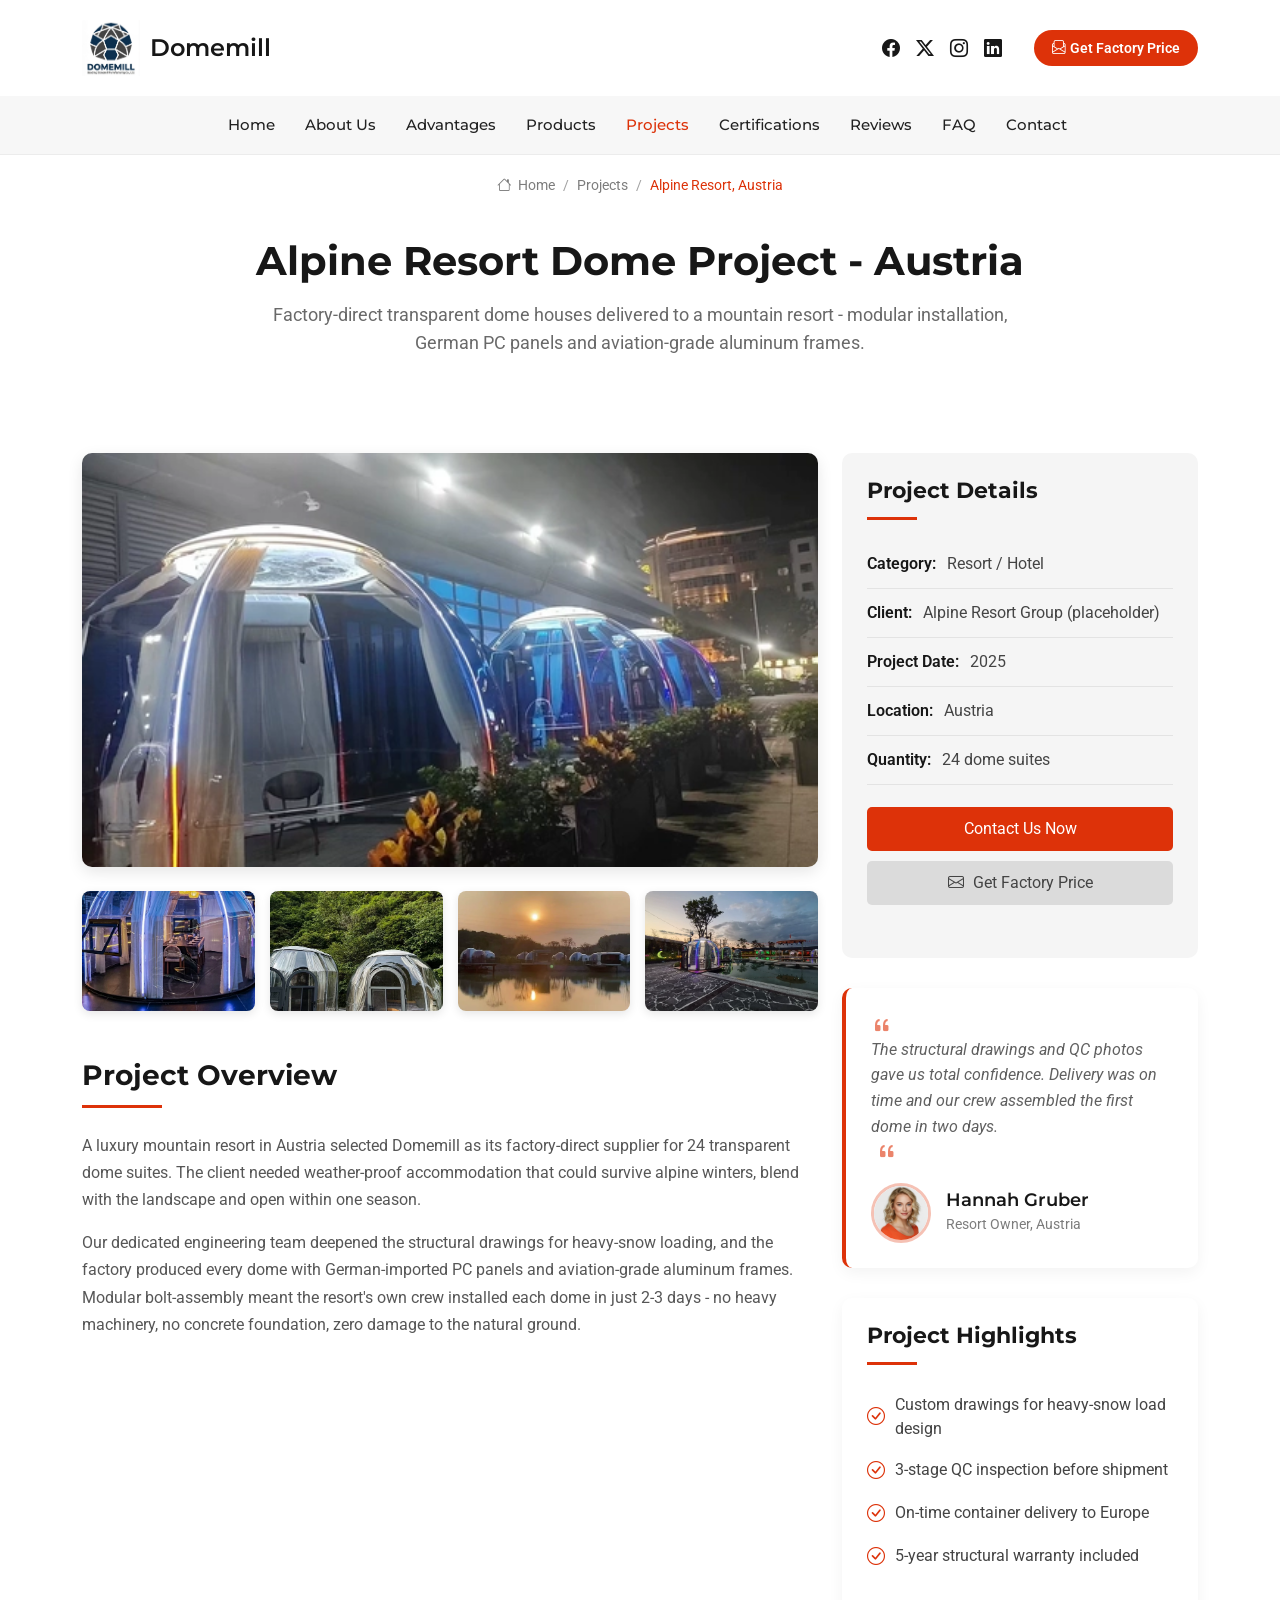
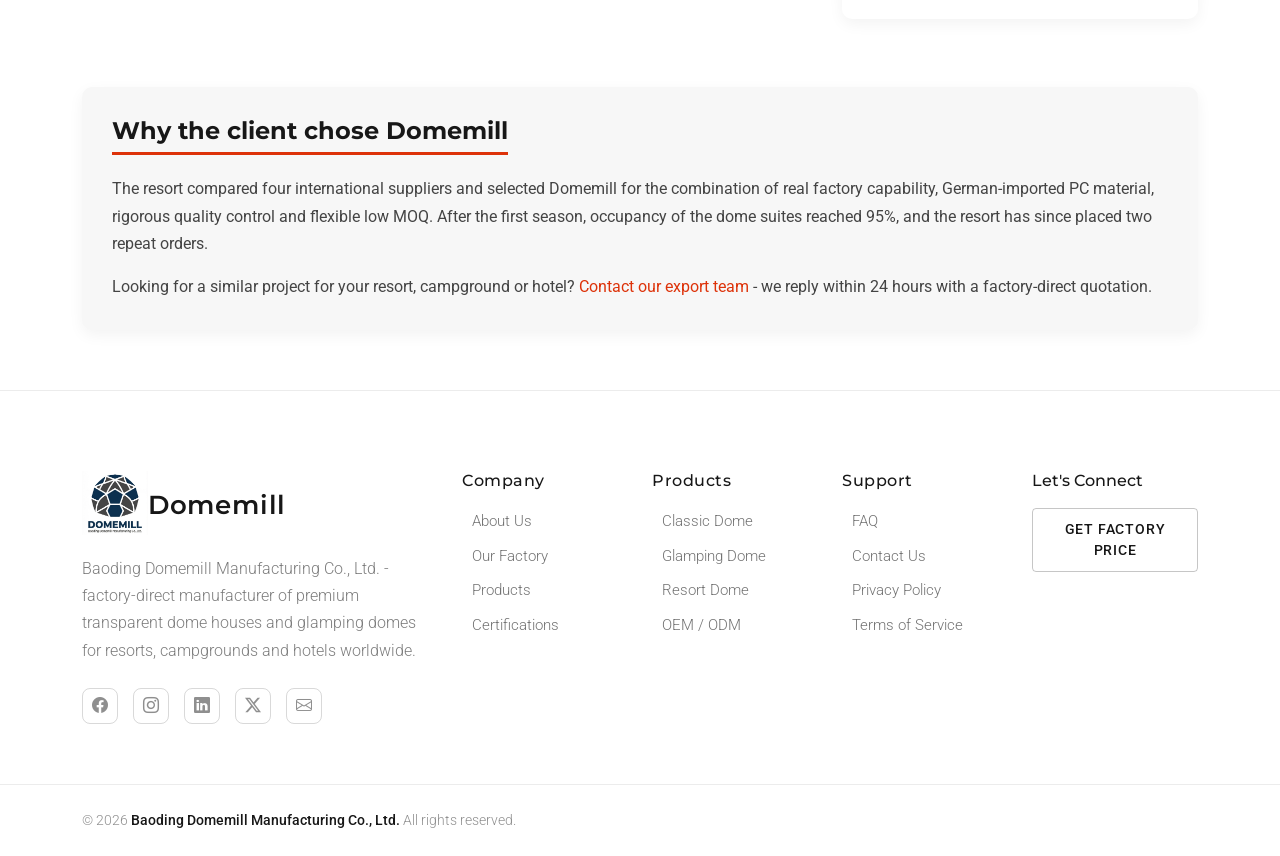
<file: portfolio-details.html>
<!DOCTYPE html>
<html lang="en">

<head>
  <meta charset="utf-8">
  <meta content="width=device-width, initial-scale=1.0" name="viewport">
  <title>Alpine Resort Dome Project - Baoding Domemill Case Study</title>
  <meta name="description" content="Case study of a factory-direct dome house project delivered by Baoding Domemill - modular transparent dome houses, German PC panels and aviation-grade aluminum for hospitality projects worldwide.">
  <meta name="keywords" content="dome house project, glamping case study, transparent dome resort, dome house factory, Baoding Domemill">

  <!-- Favicons -->
  <link href="assets/img/logo.webp" rel="icon">
  <link href="assets/img/logo.webp" rel="apple-touch-icon">

  <!-- Fonts -->
  <link href="https://fonts.googleapis.com" rel="preconnect">
  <link href="https://fonts.gstatic.com" rel="preconnect" crossorigin>
  <link href="https://fonts.googleapis.com/css2?family=Montserrat:wght@400;500;600;700;800;900&family=Roboto:ital,wght@0,100;0,300;0,400;0,500;0,700;0,900;1,100;1,300;1,400;1,500;1,700;1,900&family=Lato:ital,wght@0,100;0,300;0,400;0,700;0,900;1,100;1,300;1,400;1,700;1,900&family=Inter:wght@100;200;300;400;500;600;700;800;900&display=swap" rel="stylesheet">

  <!-- Vendor CSS Files -->
  <link href="assets/vendor/bootstrap/css/bootstrap.min.css" rel="stylesheet">
  <link href="assets/vendor/bootstrap-icons/bootstrap-icons.css" rel="stylesheet">
  <link href="assets/vendor/aos/aos.css" rel="stylesheet">
  <link href="assets/vendor/glightbox/css/glightbox.min.css" rel="stylesheet">
  <link href="assets/vendor/swiper/swiper-bundle.min.css" rel="stylesheet">

  <!-- Main CSS File -->
  <link href="assets/css/main.css" rel="stylesheet">

  </head>

<body class="portfolio-details-page">

  <header id="header" class="header sticky-top">
    <div class="container-fluid container-xl position-relative">

      <div class="top-row d-flex align-items-center justify-content-between">
        <a href="index.html" class="logo d-flex align-items-center">
          <img src="assets/img/logo.webp" alt="Baoding Domemill - Transparent Dome House Manufacturer" class="logo-img">
          <span class="sitename">Domemill</span>
        </a>

        <div class="d-flex align-items-center">
          <div class="social-links d-none d-md-flex">
            <a href="#" class="facebook" aria-label="Facebook"><i class="bi bi-facebook"></i></a>
            <a href="#" class="twitter" aria-label="Twitter"><i class="bi bi-twitter-x"></i></a>
            <a href="#" class="instagram" aria-label="Instagram"><i class="bi bi-instagram"></i></a>
            <a href="#" class="linkedin" aria-label="LinkedIn"><i class="bi bi-linkedin"></i></a>
          </div>

          <a href="index.html#contact" class="btn nav-price-btn ms-4 d-none d-lg-inline-flex align-items-center">
            <i class="bi bi-envelope-paper me-1"></i> Get Factory Price
          </a>
        </div>
      </div>

    </div>

    <div class="nav-wrap">
      <div class="container d-flex justify-content-center position-relative">
        <nav id="navmenu" class="navmenu">
          <ul>
            <li><a href="index.html#hero">Home</a></li>
            <li><a href="index.html#about">About Us</a></li>
            <li><a href="index.html#advantages">Advantages</a></li>
            <li><a href="index.html#products">Products</a></li>
            <li><a href="index.html#portfolio" class="active">Projects</a></li>
            <li><a href="index.html#certifications">Certifications</a></li>
            <li><a href="index.html#testimonials">Reviews</a></li>
            <li><a href="index.html#faq">FAQ</a></li>
            <li><a href="index.html#contact">Contact</a></li>
          </ul>
          <i class="mobile-nav-toggle d-xl-none bi bi-list"></i>
        </nav>
      </div>
    </div>

  </header>

  <main class="main">
    <!-- Page Title -->
    <div class="page-title">
      <div class="breadcrumbs">
        <nav aria-label="breadcrumb">
          <ol class="breadcrumb">
            <li class="breadcrumb-item"><a href="index.html"><i class="bi bi-house"></i> Home</a></li>
            <li class="breadcrumb-item"><a href="index.html#portfolio">Projects</a></li>
            <li class="breadcrumb-item active current">Alpine Resort, Austria</li>
          </ol>
        </nav>
      </div>

      <div class="title-wrapper">
        <h1>Alpine Resort Dome Project - Austria</h1>
        <p>Factory-direct transparent dome houses delivered to a mountain resort - modular installation, German PC panels and aviation-grade aluminum frames.</p>
      </div>
    </div><!-- End Page Title -->

    <!-- Portfolio Details Section -->
    <section id="portfolio-details" class="portfolio-details section">

      <div class="container" data-aos="fade-up">

        <div class="row">
          <div class="col-lg-8">
            <div class="portfolio-showcase" data-aos="fade-up" data-aos-delay="200">
              <div class="main-image">
                <img src="assets/img/portfolio/room (1).webp" class="img-fluid" alt="Alpine resort transparent dome house project in Austria">
              </div>

              <div class="gallery-grid">
                <div class="gallery-item" data-aos="zoom-in" data-aos-delay="100">
                  <a href="assets/img/features/room (13).webp" class="glightbox">
                    <img src="assets/img/features/room (13).webp" class="img-fluid" alt="Dome house suite in the mountains">
                  </a>
                </div>
                <div class="gallery-item" data-aos="zoom-in" data-aos-delay="150">
                  <a href="assets/img/services/room (19).webp" class="glightbox">
                    <img src="assets/img/services/room (19).webp" class="img-fluid" alt="Glamping dome at the alpine resort">
                  </a>
                </div>
                <div class="gallery-item" data-aos="zoom-in" data-aos-delay="200">
                  <a href="assets/img/features/room (16).webp" class="glightbox">
                    <img src="assets/img/features/room (16).webp" class="img-fluid" alt="Resort dome villa exterior">
                  </a>
                </div>
                <div class="gallery-item" data-aos="zoom-in" data-aos-delay="250">
                  <a href="assets/img/features/room (17).webp" class="glightbox">
                    <img src="assets/img/features/room (17).webp" class="img-fluid" alt="Dome house with panoramic mountain view">
                  </a>
                </div>
              </div>
            </div>

            <div class="portfolio-description" data-aos="fade-up" data-aos-delay="300">
              <h2>Project Overview</h2>
              <p>
                A luxury mountain resort in Austria selected Domemill as its factory-direct supplier for 24 transparent dome suites. The client needed weather-proof accommodation that could survive alpine winters, blend with the landscape and open within one season.
              </p>
              <p>
                Our dedicated engineering team deepened the structural drawings for heavy-snow loading, and the factory produced every dome with German-imported PC panels and aviation-grade aluminum frames. Modular bolt-assembly meant the resort's own crew installed each dome in just 2-3 days - no heavy machinery, no concrete foundation, zero damage to the natural ground.
              </p>
            </div>
          </div>

          <div class="col-lg-4">
            <div class="sidebar">
              <div class="portfolio-info" data-aos="fade-left" data-aos-delay="200">
                <h3>Project Details</h3>
                <ul>
                  <li><span>Category:</span> Resort / Hotel</li>
                  <li><span>Client:</span> Alpine Resort Group (placeholder)</li>
                  <li><span>Project Date:</span> 2025</li>
                  <li><span>Location:</span> Austria</li>
                  <li><span>Quantity:</span> 24 dome suites</li>
                  <li class="buttons">
                    <a href="index.html#contact" class="btn-visit">Contact Us Now</a>
                    <a href="index.html#contact" class="btn-github"><i class="bi bi-envelope"></i> Get Factory Price</a>
                  </li>
                </ul>
              </div>

              <div class="client-testimonial" data-aos="fade-left" data-aos-delay="300">
                <div class="testimonial-content">
                  <i class="bi bi-quote quote-icon-left"></i>
                  <p>The structural drawings and QC photos gave us total confidence. Delivery was on time and our crew assembled the first dome in two days.</p>
                  <i class="bi bi-quote quote-icon-right"></i>
                </div>
                <div class="client-info">
                  <img src="assets/img/person/person-f-5.webp" class="testimonial-img" alt="Resort owner portrait">
                  <div>
                    <h4>Hannah Gruber</h4>
                    <span>Resort Owner, Austria</span>
                  </div>
                </div>
              </div>

              <div class="project-challenges" data-aos="fade-left" data-aos-delay="400">
                <h3>Project Highlights</h3>
                <ul>
                  <li><i class="bi bi-check-circle"></i> Custom drawings for heavy-snow load design</li>
                  <li><i class="bi bi-check-circle"></i> 3-stage QC inspection before shipment</li>
                  <li><i class="bi bi-check-circle"></i> On-time container delivery to Europe</li>
                  <li><i class="bi bi-check-circle"></i> 5-year structural warranty included</li>
                </ul>
              </div>
            </div>
          </div>
        </div>

        <div class="row mt-5">
          <div class="col-12" data-aos="fade-up" data-aos-delay="400">
            <div class="additional-context">
              <h3>Why the client chose Domemill</h3>
              <p>The resort compared four international suppliers and selected Domemill for the combination of real factory capability, German-imported PC material, rigorous quality control and flexible low MOQ. After the first season, occupancy of the dome suites reached 95%, and the resort has since placed two repeat orders.</p>
              <p>Looking for a similar project for your resort, campground or hotel? <a href="index.html#contact">Contact our export team</a> - we reply within 24 hours with a factory-direct quotation.</p>
            </div>
          </div>
        </div>

      </div>

    </section><!-- /Portfolio Details Section -->

  </main>
  <footer id="footer" class="footer position-relative">

    <div class="container">
      <div class="row gy-5">

        <div class="col-lg-4">
          <div class="footer-brand">
            <a href="index.html" class="logo d-flex align-items-center mb-3">
              <img src="assets/img/logo.webp" alt="Baoding Domemill - Transparent Dome House Manufacturer" class="logo-img">
              <span class="sitename">Domemill</span>
            </a>
            <p class="tagline">Baoding Domemill Manufacturing Co., Ltd. - factory-direct manufacturer of premium transparent dome houses and glamping domes for resorts, campgrounds and hotels worldwide.</p>

            <div class="social-links mt-4">
              <a href="#" aria-label="Facebook"><i class="bi bi-facebook"></i></a>
              <a href="#" aria-label="Instagram"><i class="bi bi-instagram"></i></a>
              <a href="#" aria-label="LinkedIn"><i class="bi bi-linkedin"></i></a>
              <a href="#" aria-label="Twitter"><i class="bi bi-twitter-x"></i></a>
              <a href="mailto:carson@domemill.com" aria-label="Email"><i class="bi bi-envelope"></i></a>
            </div>
          </div>
        </div>

        <div class="col-lg-6">
          <div class="footer-links-grid">
            <div class="row">
              <div class="col-6 col-md-4">
                <h5>Company</h5>
                <ul class="list-unstyled">
                  <li><a href="index.html#about">About Us</a></li>
                  <li><a href="index.html#production">Our Factory</a></li>
                  <li><a href="index.html#products">Products</a></li>
                  <li><a href="index.html#certifications">Certifications</a></li>
                </ul>
              </div>
              <div class="col-6 col-md-4">
                <h5>Products</h5>
                <ul class="list-unstyled">
                  <li><a href="index.html#products">Classic Dome</a></li>
                  <li><a href="index.html#products">Glamping Dome</a></li>
                  <li><a href="index.html#products">Resort Dome</a></li>
                  <li><a href="index.html#products">OEM / ODM</a></li>
                </ul>
              </div>
              <div class="col-6 col-md-4">
                <h5>Support</h5>
                <ul class="list-unstyled">
                  <li><a href="index.html#faq">FAQ</a></li>
                  <li><a href="index.html#contact">Contact Us</a></li>
                  <li><a href="#">Privacy Policy</a></li>
                  <li><a href="#">Terms of Service</a></li>
                </ul>
              </div>
            </div>
          </div>
        </div>

        <div class="col-lg-2">
          <div class="footer-cta">
            <h5>Let's Connect</h5>
            <a href="index.html#contact" class="btn btn-outline">Get Factory Price</a>
          </div>
        </div>

      </div>
    </div>

    <div class="footer-bottom">
      <div class="container">
        <div class="row">
          <div class="col-12">
            <div class="footer-bottom-content">
              <p class="mb-0">© 2026 <span class="sitename">Baoding Domemill Manufacturing Co., Ltd.</span> All rights reserved.</p>
                          </div>
          </div>
        </div>
      </div>
    </div>

  </footer>

  <!-- Scroll Top -->
  <a href="#" id="scroll-top" class="scroll-top d-flex align-items-center justify-content-center"><i class="bi bi-arrow-up-short"></i></a>

  <!-- Preloader -->
  <div id="preloader">
    <div></div>
    <div></div>
    <div></div>
    <div></div>
  </div>

  <!-- Vendor JS Files -->
  <script src="assets/vendor/bootstrap/js/bootstrap.bundle.min.js"></script>
  <script src="assets/vendor/php-email-form/validate.js"></script>
  <script src="assets/vendor/aos/aos.js"></script>
  <script src="assets/vendor/glightbox/js/glightbox.min.js"></script>
  <script src="assets/vendor/purecounter/purecounter_vanilla.js"></script>
  <script src="assets/vendor/waypoints/noframework.waypoints.js"></script>
  <script src="assets/vendor/imagesloaded/imagesloaded.pkgd.min.js"></script>
  <script src="assets/vendor/isotope-layout/isotope.pkgd.min.js"></script>
  <script src="assets/vendor/swiper/swiper-bundle.min.js"></script>

  <!-- Main JS File -->
  <script src="assets/js/main.js"></script>

</body>

</html>
</file>
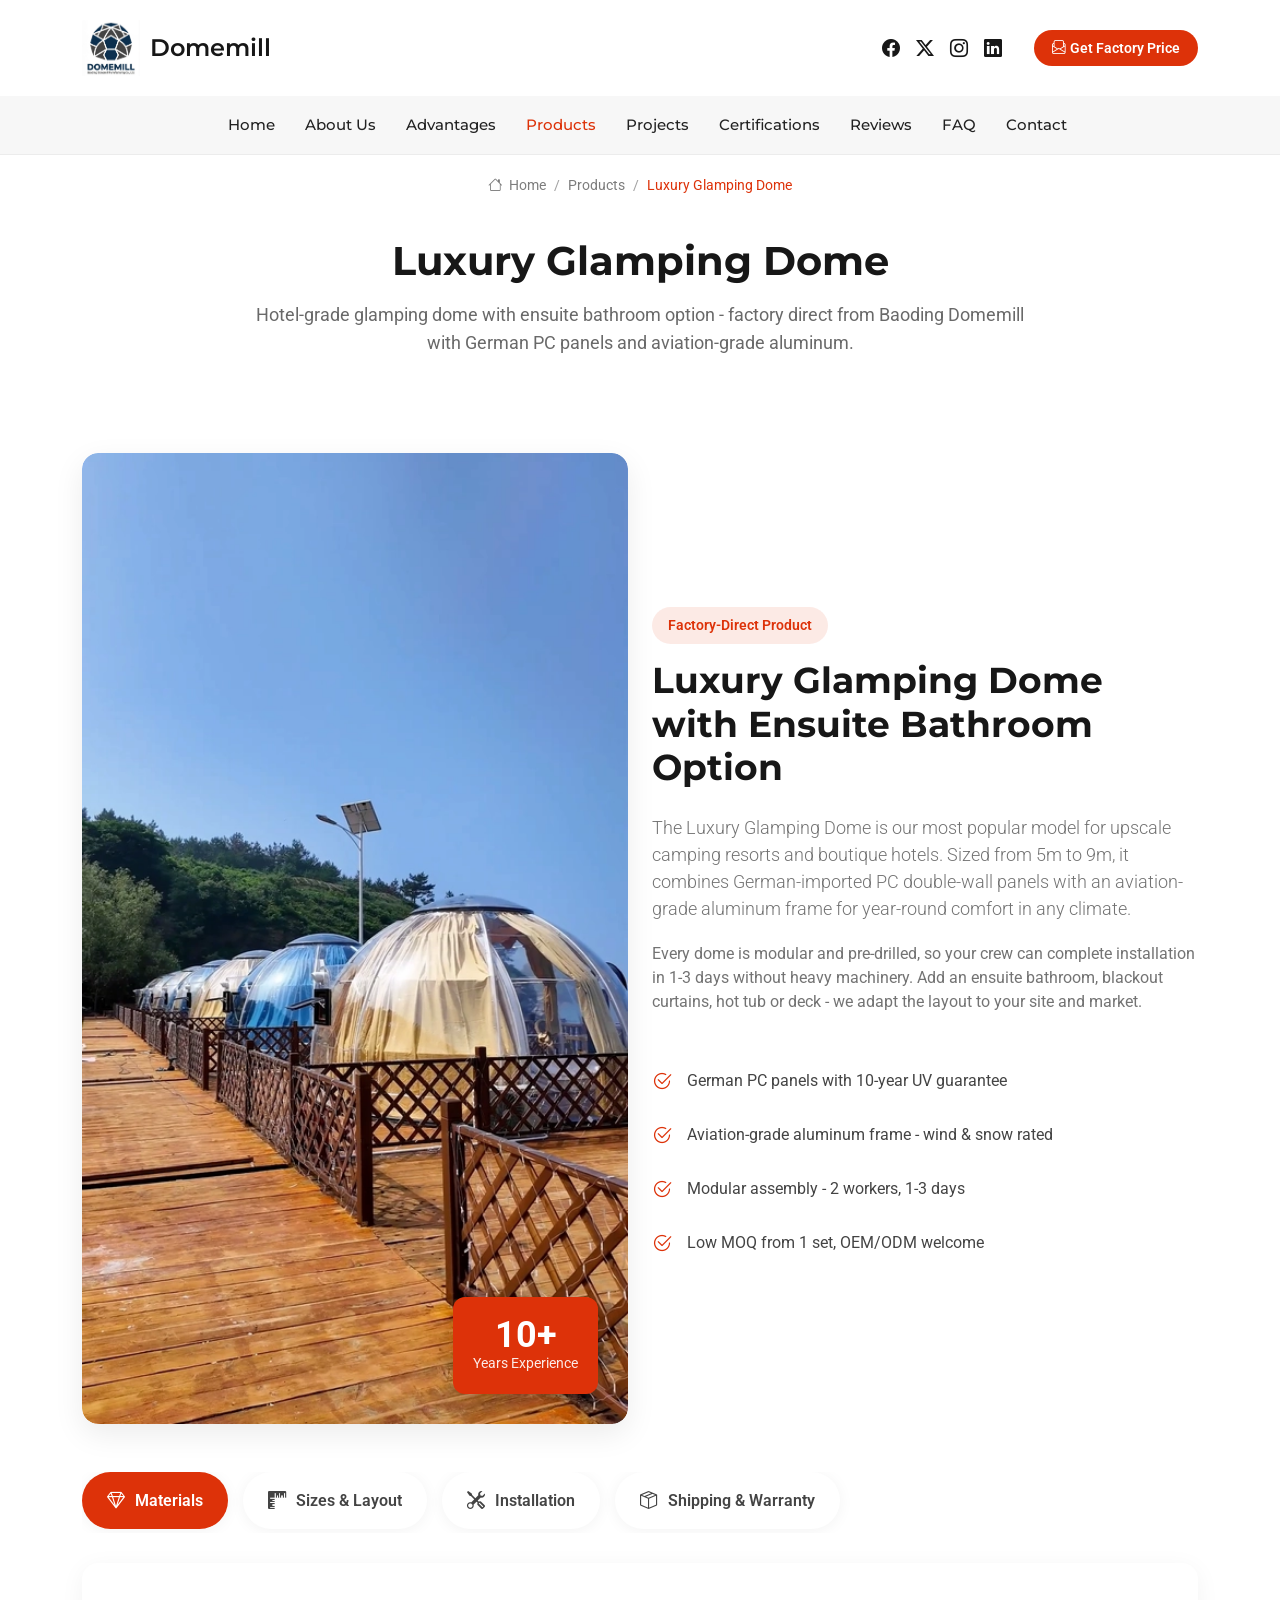
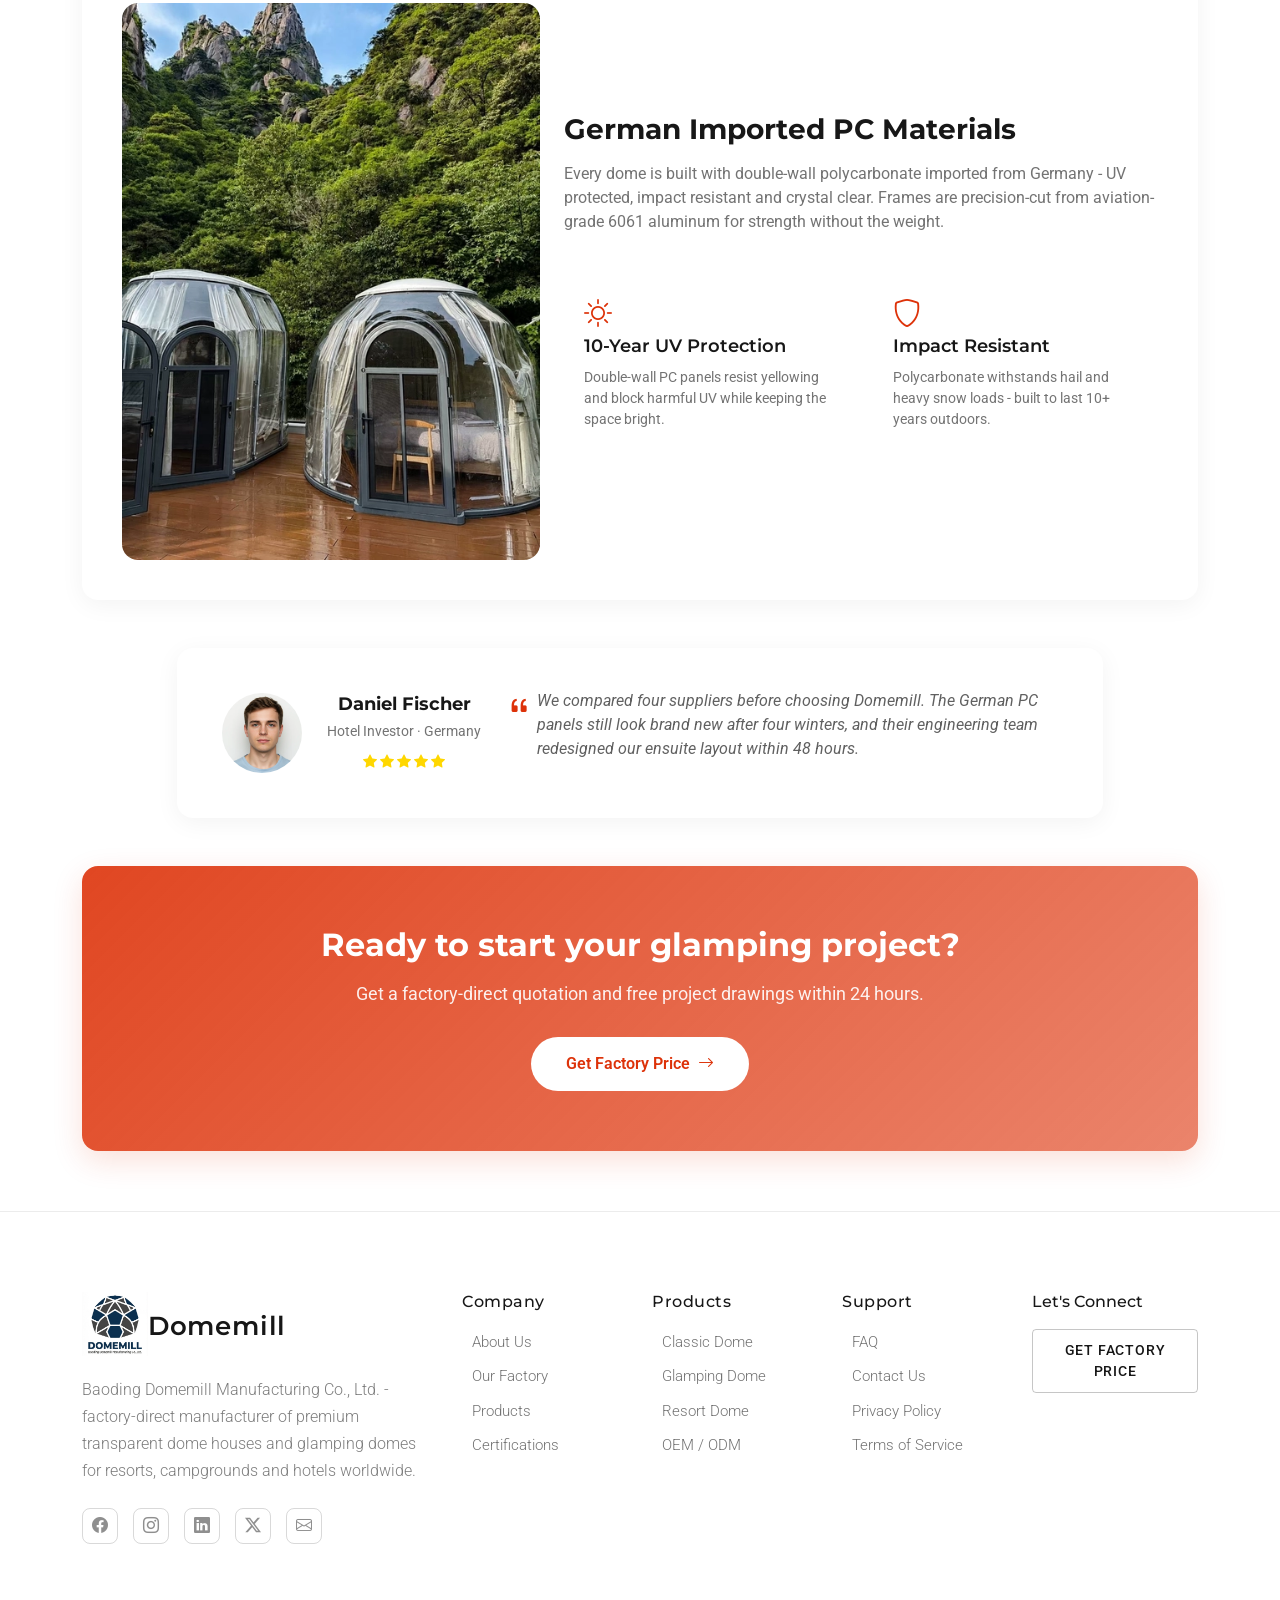
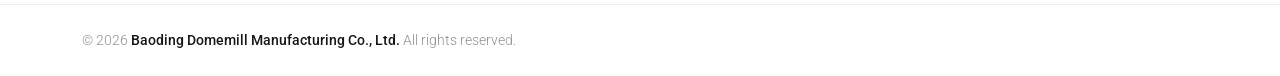
<file: service-details.html>
<!DOCTYPE html>
<html lang="en">

<head>
  <meta charset="utf-8">
  <meta content="width=device-width, initial-scale=1.0" name="viewport">
  <title>Luxury Glamping Dome - Baoding Domemill Factory Direct Product</title>
  <meta name="description" content="Luxury glamping dome with ensuite bathroom option - factory direct from Baoding Domemill. German imported PC panels, aviation-grade aluminum frame, modular installation, low MOQ.">
  <meta name="keywords" content="glamping dome, luxury dome house, transparent dome, dome house manufacturer, factory direct dome, Baoding Domemill">

  <!-- Favicons -->
  <link href="assets/img/logo.webp" rel="icon">
  <link href="assets/img/logo.webp" rel="apple-touch-icon">

  <!-- Fonts -->
  <link href="https://fonts.googleapis.com" rel="preconnect">
  <link href="https://fonts.gstatic.com" rel="preconnect" crossorigin>
  <link href="https://fonts.googleapis.com/css2?family=Montserrat:wght@400;500;600;700;800;900&family=Roboto:ital,wght@0,100;0,300;0,400;0,500;0,700;0,900;1,100;1,300;1,400;1,500;1,700;1,900&family=Lato:ital,wght@0,100;0,300;0,400;0,700;0,900;1,100;1,300;1,400;1,700;1,900&family=Inter:wght@100;200;300;400;500;600;700;800;900&display=swap" rel="stylesheet">

  <!-- Vendor CSS Files -->
  <link href="assets/vendor/bootstrap/css/bootstrap.min.css" rel="stylesheet">
  <link href="assets/vendor/bootstrap-icons/bootstrap-icons.css" rel="stylesheet">
  <link href="assets/vendor/aos/aos.css" rel="stylesheet">
  <link href="assets/vendor/glightbox/css/glightbox.min.css" rel="stylesheet">
  <link href="assets/vendor/swiper/swiper-bundle.min.css" rel="stylesheet">

  <!-- Main CSS File -->
  <link href="assets/css/main.css" rel="stylesheet">

  </head>

<body class="service-details-page">

  <header id="header" class="header sticky-top">
    <div class="container-fluid container-xl position-relative">

      <div class="top-row d-flex align-items-center justify-content-between">
        <a href="index.html" class="logo d-flex align-items-center">
          <img src="assets/img/logo.webp" alt="Baoding Domemill - Transparent Dome House Manufacturer" class="logo-img">
          <span class="sitename">Domemill</span>
        </a>

        <div class="d-flex align-items-center">
          <div class="social-links d-none d-md-flex">
            <a href="#" class="facebook" aria-label="Facebook"><i class="bi bi-facebook"></i></a>
            <a href="#" class="twitter" aria-label="Twitter"><i class="bi bi-twitter-x"></i></a>
            <a href="#" class="instagram" aria-label="Instagram"><i class="bi bi-instagram"></i></a>
            <a href="#" class="linkedin" aria-label="LinkedIn"><i class="bi bi-linkedin"></i></a>
          </div>

          <a href="index.html#contact" class="btn nav-price-btn ms-4 d-none d-lg-inline-flex align-items-center">
            <i class="bi bi-envelope-paper me-1"></i> Get Factory Price
          </a>
        </div>
      </div>

    </div>

    <div class="nav-wrap">
      <div class="container d-flex justify-content-center position-relative">
        <nav id="navmenu" class="navmenu">
          <ul>
            <li><a href="index.html#hero">Home</a></li>
            <li><a href="index.html#about">About Us</a></li>
            <li><a href="index.html#advantages">Advantages</a></li>
            <li><a href="index.html#products" class="active">Products</a></li>
            <li><a href="index.html#portfolio">Projects</a></li>
            <li><a href="index.html#certifications">Certifications</a></li>
            <li><a href="index.html#testimonials">Reviews</a></li>
            <li><a href="index.html#faq">FAQ</a></li>
            <li><a href="index.html#contact">Contact</a></li>
          </ul>
          <i class="mobile-nav-toggle d-xl-none bi bi-list"></i>
        </nav>
      </div>
    </div>

  </header>

  <main class="main">
    <!-- Page Title -->
    <div class="page-title">
      <div class="breadcrumbs">
        <nav aria-label="breadcrumb">
          <ol class="breadcrumb">
            <li class="breadcrumb-item"><a href="index.html"><i class="bi bi-house"></i> Home</a></li>
            <li class="breadcrumb-item"><a href="index.html#products">Products</a></li>
            <li class="breadcrumb-item active current">Luxury Glamping Dome</li>
          </ol>
        </nav>
      </div>

      <div class="title-wrapper">
        <h1>Luxury Glamping Dome</h1>
        <p>Hotel-grade glamping dome with ensuite bathroom option - factory direct from Baoding Domemill with German PC panels and aviation-grade aluminum.</p>
      </div>
    </div><!-- End Page Title -->

    <!-- Service Details Section -->
    <section id="service-details" class="service-details section">

      <div class="container" data-aos="fade-up" data-aos-delay="100">

        <div class="row gy-5">

          <div class="col-lg-6">
            <div class="service-main-image" data-aos="zoom-in" data-aos-delay="200">
              <img src="assets/img/services/room (3).webp" alt="Luxury glamping dome with ensuite bathroom and panoramic views" class="img-fluid rounded-4">
              <div class="experience-badge">
                <span>10+</span>
                <p>Years Experience</p>
              </div>
            </div>
          </div>

          <div class="col-lg-6">
            <div class="service-main-content">
              <div class="section-header" data-aos="fade-up">
                <span class="section-subtitle">Factory-Direct Product</span>
                <h2>Luxury Glamping Dome with Ensuite Bathroom Option</h2>
              </div>
              <p class="lead" data-aos="fade-up" data-aos-delay="100">
                The Luxury Glamping Dome is our most popular model for upscale camping resorts and boutique hotels. Sized from 5m to 9m, it combines German-imported PC double-wall panels with an aviation-grade aluminum frame for year-round comfort in any climate.
              </p>
              <p data-aos="fade-up" data-aos-delay="200">
                Every dome is modular and pre-drilled, so your crew can complete installation in 1-3 days without heavy machinery. Add an ensuite bathroom, blackout curtains, hot tub or deck - we adapt the layout to your site and market.
              </p>

              <ul class="service-benefits" data-aos="fade-up" data-aos-delay="300">
                <li><i class="bi bi-check2-circle"></i> German PC panels with 10-year UV guarantee</li>
                <li><i class="bi bi-check2-circle"></i> Aviation-grade aluminum frame - wind &amp; snow rated</li>
                <li><i class="bi bi-check2-circle"></i> Modular assembly - 2 workers, 1-3 days</li>
                <li><i class="bi bi-check2-circle"></i> Low MOQ from 1 set, OEM/ODM welcome</li>
              </ul>
            </div>
          </div>

        </div>

        <div class="service-tabs mt-5" data-aos="fade-up">
          <ul class="nav nav-tabs" id="service-details-tabs" role="tablist">
            <li class="nav-item" role="presentation">
              <button class="nav-link active" id="service-details-tab-1-tab" data-bs-toggle="tab" data-bs-target="#service-details-tab-1" type="button" role="tab" aria-selected="true">
                <i class="bi bi-gem"></i> Materials
              </button>
            </li>
            <li class="nav-item" role="presentation">
              <button class="nav-link" id="service-details-tab-2-tab" data-bs-toggle="tab" data-bs-target="#service-details-tab-2" type="button" role="tab" aria-selected="false">
                <i class="bi bi-rulers"></i> Sizes &amp; Layout
              </button>
            </li>
            <li class="nav-item" role="presentation">
              <button class="nav-link" id="service-details-tab-3-tab" data-bs-toggle="tab" data-bs-target="#service-details-tab-3" type="button" role="tab" aria-selected="false">
                <i class="bi bi-tools"></i> Installation
              </button>
            </li>
            <li class="nav-item" role="presentation">
              <button class="nav-link" id="service-details-tab-4-tab" data-bs-toggle="tab" data-bs-target="#service-details-tab-4" type="button" role="tab" aria-selected="false">
                <i class="bi bi-box-seam"></i> Shipping &amp; Warranty
              </button>
            </li>
          </ul>
          <div class="tab-content" id="service-details-tabs-content">
            <div class="tab-pane fade show active" id="service-details-tab-1" role="tabpanel">
              <div class="row align-items-center">
                <div class="col-lg-5" data-aos="fade-right" data-aos-delay="100">
                  <img src="assets/img/services/room (19).webp" alt="German imported PC polycarbonate panels" class="img-fluid rounded-4">
                </div>
                <div class="col-lg-7" data-aos="fade-left" data-aos-delay="200">
                  <h3>German Imported PC Materials</h3>
                  <p>Every dome is built with double-wall polycarbonate imported from Germany - UV protected, impact resistant and crystal clear. Frames are precision-cut from aviation-grade 6061 aluminum for strength without the weight.</p>
                  <div class="row gy-4 mt-3">
                    <div class="col-md-6">
                      <div class="feature-item">
                        <i class="bi bi-sun"></i>
                        <h4>10-Year UV Protection</h4>
                        <p>Double-wall PC panels resist yellowing and block harmful UV while keeping the space bright.</p>
                      </div>
                    </div>
                    <div class="col-md-6">
                      <div class="feature-item">
                        <i class="bi bi-shield"></i>
                        <h4>Impact Resistant</h4>
                        <p>Polycarbonate withstands hail and heavy snow loads - built to last 10+ years outdoors.</p>
                      </div>
                    </div>
                  </div>
                </div>
              </div>
            </div>

            <div class="tab-pane fade" id="service-details-tab-2" role="tabpanel">
              <div class="row align-items-center">
                <div class="col-lg-5" data-aos="fade-right" data-aos-delay="100">
                  <img src="assets/img/services/room (4).webp" alt="Glamping dome sizes and custom layouts" class="img-fluid rounded-4">
                </div>
                <div class="col-lg-7" data-aos="fade-left" data-aos-delay="200">
                  <h3>Sizes &amp; Custom Layouts</h3>
                  <p>Standard diameters range from 5m to 9m. Our dedicated engineering team deepens your drawings for custom sizes, ensuite bathrooms, partitions, decks and multi-dome connections.</p>
                  <div class="row gy-4 mt-3">
                    <div class="col-md-6">
                      <div class="feature-item">
                        <i class="bi bi-aspect-ratio"></i>
                        <h4>Ø5m - Ø9m Standard</h4>
                        <p>Popular sizes for single suites and family glamping units.</p>
                      </div>
                    </div>
                    <div class="col-md-6">
                      <div class="feature-item">
                        <i class="bi bi-bath"></i>
                        <h4>Ensuite Bathroom</h4>
                        <p>Prefabricated bathroom compartment option - ready for plumbing.</p>
                      </div>
                    </div>
                  </div>
                </div>
              </div>
            </div>

            <div class="tab-pane fade" id="service-details-tab-3" role="tabpanel">
              <div class="row align-items-center">
                <div class="col-lg-5" data-aos="fade-right" data-aos-delay="100">
                  <img src="assets/img/services/room (2).webp" alt="Modular dome house assembly by two workers" class="img-fluid rounded-4">
                </div>
                <div class="col-lg-7" data-aos="fade-left" data-aos-delay="200">
                  <h3>Modular Installation</h3>
                  <p>All components are pre-drilled, numbered and packed with a detailed manual and assembly video. Two workers can build a standard dome in 1-3 days - no heavy machinery, no special skills.</p>
                  <div class="row gy-4 mt-3">
                    <div class="col-md-6">
                      <div class="feature-item">
                        <i class="bi bi-grid-1x2"></i>
                        <h4>Numbered Components</h4>
                        <p>Every panel and bracket is labeled to match the assembly drawings.</p>
                      </div>
                    </div>
                    <div class="col-md-6">
                      <div class="feature-item">
                        <i class="bi bi-people"></i>
                        <h4>2 Workers · 1-3 Days</h4>
                        <p>Cut labor cost by up to 70% compared with conventional construction.</p>
                      </div>
                    </div>
                  </div>
                </div>
              </div>
            </div>

            <div class="tab-pane fade" id="service-details-tab-4" role="tabpanel">
              <div class="row align-items-center">
                <div class="col-lg-5" data-aos="fade-right" data-aos-delay="100">
                  <img src="assets/img/features/room (17).webp" alt="Dome house delivered by container shipping worldwide" class="img-fluid rounded-4">
                </div>
                <div class="col-lg-7" data-aos="fade-left" data-aos-delay="200">
                  <h3>Global Shipping &amp; Warranty</h3>
                  <p>We pack every dome for safe sea freight in 20/40HQ containers and ship to any port worldwide with complete export documentation. All orders include a 5-year structural warranty on the frame.</p>
                  <div class="row gy-4 mt-3">
                    <div class="col-md-6">
                      <div class="feature-item">
                        <i class="bi bi-truck"></i>
                        <h4>Container Shipping</h4>
                        <p>Secure packaging and insurance available to any destination port.</p>
                      </div>
                    </div>
                    <div class="col-md-6">
                      <div class="feature-item">
                        <i class="bi bi-shield-check"></i>
                        <h4>5-Year Warranty</h4>
                        <p>Lifetime technical support and fast spare-parts delivery.</p>
                      </div>
                    </div>
                  </div>
                </div>
              </div>
            </div>
          </div>
        </div>

        <div class="service-testimonial mt-5" data-aos="fade-up" data-aos-delay="100">
          <div class="row">
            <div class="col-lg-10 mx-auto">
              <div class="testimonial-card">
                <div class="row align-items-center">
                  <div class="col-md-4" data-aos="zoom-in" data-aos-delay="200">
                    <div class="client-info d-flex align-items-center">
                      <img src="assets/img/person/person-m-5.webp" class="img-fluid rounded-circle" alt="Hotel investor portrait">
                      <div>
                        <h4>Daniel Fischer</h4>
                        <p>Hotel Investor · Germany</p>
                        <div class="stars">
                          <i class="bi bi-star-fill"></i>
                          <i class="bi bi-star-fill"></i>
                          <i class="bi bi-star-fill"></i>
                          <i class="bi bi-star-fill"></i>
                          <i class="bi bi-star-fill"></i>
                        </div>
                      </div>
                    </div>
                  </div>
                  <div class="col-md-8" data-aos="fade-in" data-aos-delay="300">
                    <div class="quote">
                      <i class="bi bi-quote"></i>
                      <p>We compared four suppliers before choosing Domemill. The German PC panels still look brand new after four winters, and their engineering team redesigned our ensuite layout within 48 hours.</p>
                    </div>
                  </div>
                </div>
              </div>
            </div>
          </div>
        </div>

        <div class="service-cta mt-5 text-center" data-aos="zoom-in">
          <h3>Ready to start your glamping project?</h3>
          <p>Get a factory-direct quotation and free project drawings within 24 hours.</p>
          <a href="index.html#contact" class="btn-service">Get Factory Price <i class="bi bi-arrow-right"></i></a>
        </div>

      </div>

    </section><!-- /Service Details Section -->

  </main>
  <footer id="footer" class="footer position-relative">

    <div class="container">
      <div class="row gy-5">

        <div class="col-lg-4">
          <div class="footer-brand">
            <a href="index.html" class="logo d-flex align-items-center mb-3">
              <img src="assets/img/logo.webp" alt="Baoding Domemill - Transparent Dome House Manufacturer" class="logo-img">
              <span class="sitename">Domemill</span>
            </a>
            <p class="tagline">Baoding Domemill Manufacturing Co., Ltd. - factory-direct manufacturer of premium transparent dome houses and glamping domes for resorts, campgrounds and hotels worldwide.</p>

            <div class="social-links mt-4">
              <a href="#" aria-label="Facebook"><i class="bi bi-facebook"></i></a>
              <a href="#" aria-label="Instagram"><i class="bi bi-instagram"></i></a>
              <a href="#" aria-label="LinkedIn"><i class="bi bi-linkedin"></i></a>
              <a href="#" aria-label="Twitter"><i class="bi bi-twitter-x"></i></a>
              <a href="mailto:carson@domemill.com" aria-label="Email"><i class="bi bi-envelope"></i></a>
            </div>
          </div>
        </div>

        <div class="col-lg-6">
          <div class="footer-links-grid">
            <div class="row">
              <div class="col-6 col-md-4">
                <h5>Company</h5>
                <ul class="list-unstyled">
                  <li><a href="index.html#about">About Us</a></li>
                  <li><a href="index.html#production">Our Factory</a></li>
                  <li><a href="index.html#products">Products</a></li>
                  <li><a href="index.html#certifications">Certifications</a></li>
                </ul>
              </div>
              <div class="col-6 col-md-4">
                <h5>Products</h5>
                <ul class="list-unstyled">
                  <li><a href="index.html#products">Classic Dome</a></li>
                  <li><a href="index.html#products">Glamping Dome</a></li>
                  <li><a href="index.html#products">Resort Dome</a></li>
                  <li><a href="index.html#products">OEM / ODM</a></li>
                </ul>
              </div>
              <div class="col-6 col-md-4">
                <h5>Support</h5>
                <ul class="list-unstyled">
                  <li><a href="index.html#faq">FAQ</a></li>
                  <li><a href="index.html#contact">Contact Us</a></li>
                  <li><a href="#">Privacy Policy</a></li>
                  <li><a href="#">Terms of Service</a></li>
                </ul>
              </div>
            </div>
          </div>
        </div>

        <div class="col-lg-2">
          <div class="footer-cta">
            <h5>Let's Connect</h5>
            <a href="index.html#contact" class="btn btn-outline">Get Factory Price</a>
          </div>
        </div>

      </div>
    </div>

    <div class="footer-bottom">
      <div class="container">
        <div class="row">
          <div class="col-12">
            <div class="footer-bottom-content">
              <p class="mb-0">© 2026 <span class="sitename">Baoding Domemill Manufacturing Co., Ltd.</span> All rights reserved.</p>
                          </div>
          </div>
        </div>
      </div>
    </div>

  </footer>

  <!-- Scroll Top -->
  <a href="#" id="scroll-top" class="scroll-top d-flex align-items-center justify-content-center"><i class="bi bi-arrow-up-short"></i></a>

  <!-- Preloader -->
  <div id="preloader">
    <div></div>
    <div></div>
    <div></div>
    <div></div>
  </div>

  <!-- Vendor JS Files -->
  <script src="assets/vendor/bootstrap/js/bootstrap.bundle.min.js"></script>
  <script src="assets/vendor/php-email-form/validate.js"></script>
  <script src="assets/vendor/aos/aos.js"></script>
  <script src="assets/vendor/glightbox/js/glightbox.min.js"></script>
  <script src="assets/vendor/purecounter/purecounter_vanilla.js"></script>
  <script src="assets/vendor/waypoints/noframework.waypoints.js"></script>
  <script src="assets/vendor/imagesloaded/imagesloaded.pkgd.min.js"></script>
  <script src="assets/vendor/isotope-layout/isotope.pkgd.min.js"></script>
  <script src="assets/vendor/swiper/swiper-bundle.min.js"></script>

  <!-- Main JS File -->
  <script src="assets/js/main.js"></script>

</body>

</html>
</file>
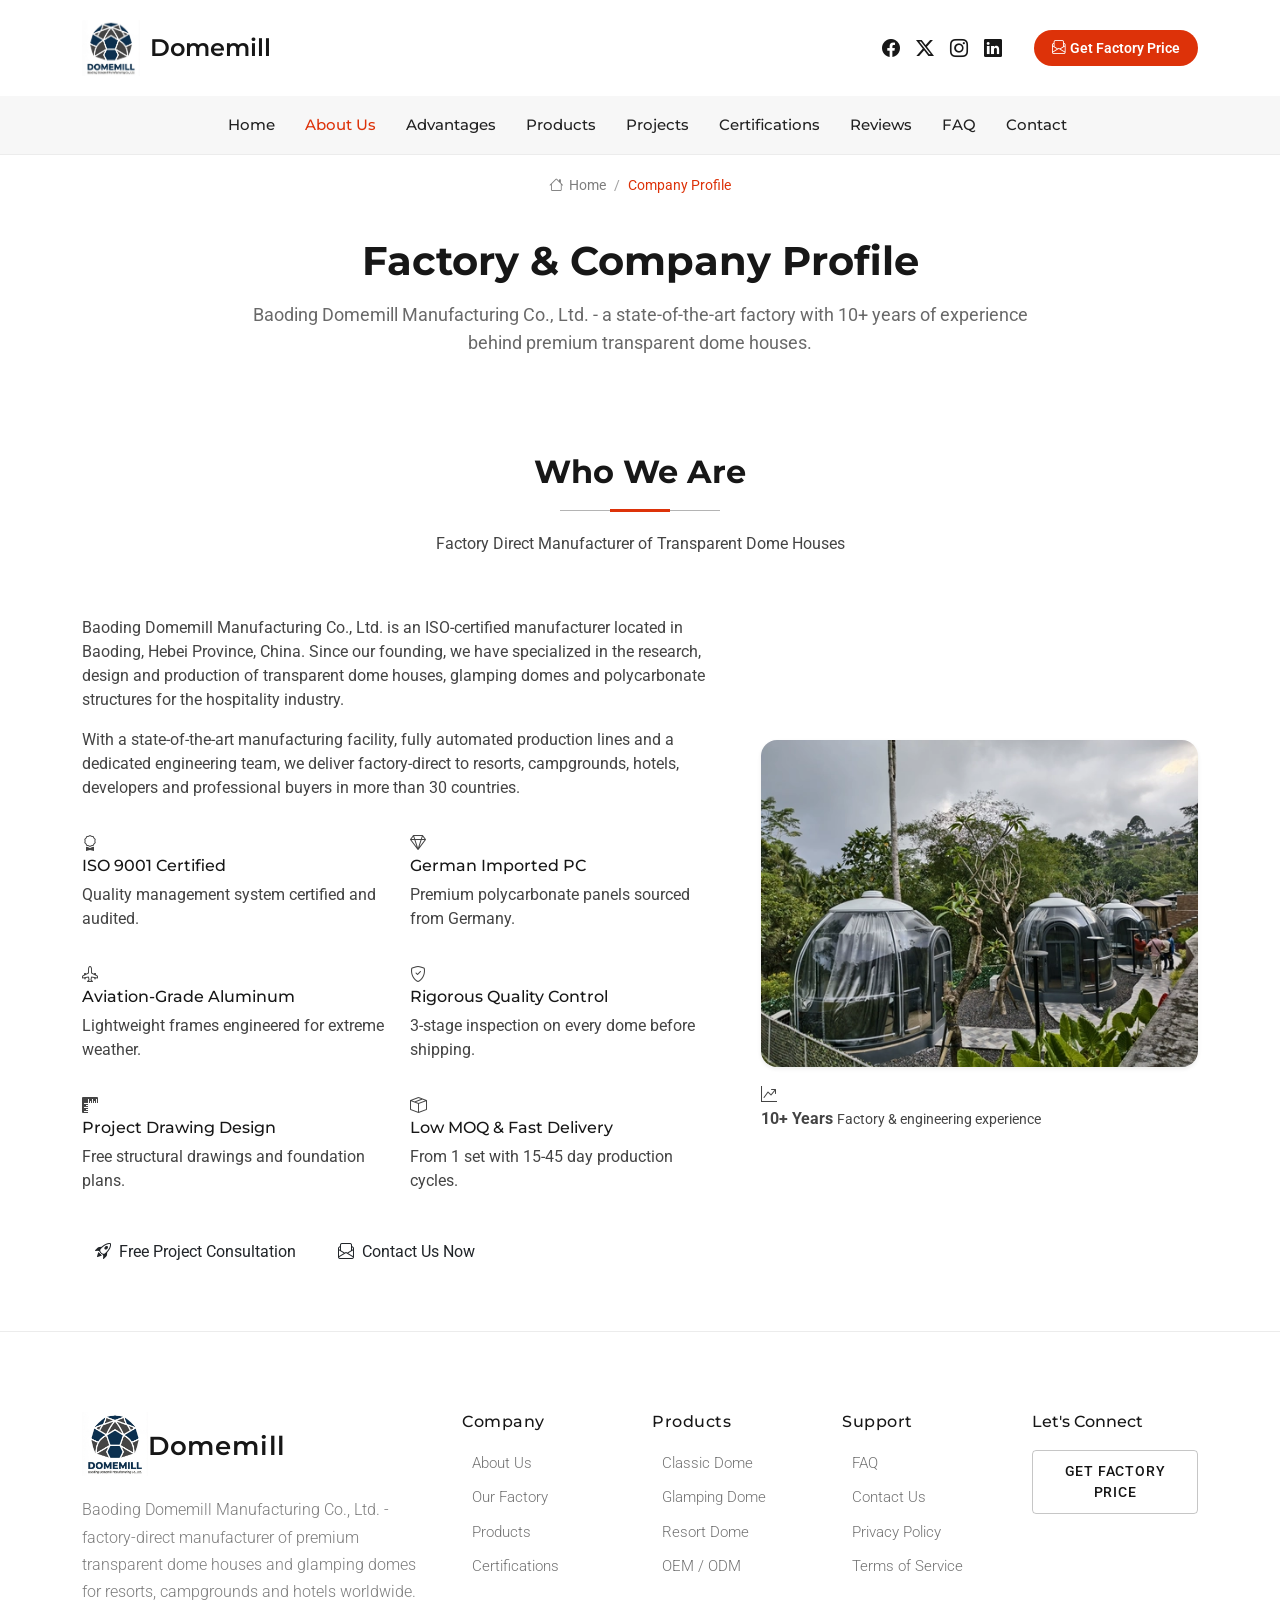
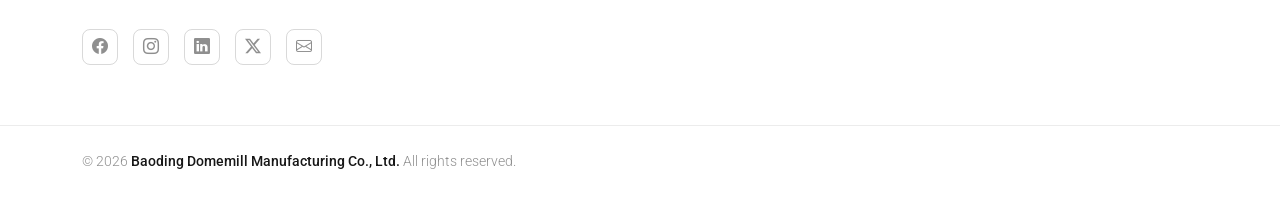
<file: starter-page.html>
<!DOCTYPE html>
<html lang="en">

<head>
  <meta charset="utf-8">
  <meta content="width=device-width, initial-scale=1.0" name="viewport">
  <title>Company Profile - Baoding Domemill Manufacturing Co., Ltd.</title>
  <meta name="description" content="Company profile of Baoding Domemill Manufacturing Co., Ltd. - ISO certified factory with 10+ years of experience manufacturing transparent dome houses and glamping domes for global hospitality projects.">
  <meta name="keywords" content="dome house factory, glamping dome manufacturer, company profile, transparent dome house, Baoding Domemill">

  <!-- Favicons -->
  <link href="assets/img/logo.webp" rel="icon">
  <link href="assets/img/logo.webp" rel="apple-touch-icon">

  <!-- Fonts -->
  <link href="https://fonts.googleapis.com" rel="preconnect">
  <link href="https://fonts.gstatic.com" rel="preconnect" crossorigin>
  <link href="https://fonts.googleapis.com/css2?family=Montserrat:wght@400;500;600;700;800;900&family=Roboto:ital,wght@0,100;0,300;0,400;0,500;0,700;0,900;1,100;1,300;1,400;1,500;1,700;1,900&family=Lato:ital,wght@0,100;0,300;0,400;0,700;0,900;1,100;1,300;1,400;1,700;1,900&family=Inter:wght@100;200;300;400;500;600;700;800;900&display=swap" rel="stylesheet">

  <!-- Vendor CSS Files -->
  <link href="assets/vendor/bootstrap/css/bootstrap.min.css" rel="stylesheet">
  <link href="assets/vendor/bootstrap-icons/bootstrap-icons.css" rel="stylesheet">
  <link href="assets/vendor/aos/aos.css" rel="stylesheet">
  <link href="assets/vendor/glightbox/css/glightbox.min.css" rel="stylesheet">
  <link href="assets/vendor/swiper/swiper-bundle.min.css" rel="stylesheet">

  <!-- Main CSS File -->
  <link href="assets/css/main.css" rel="stylesheet">

  </head>

<body class="starter-page-page">

  <header id="header" class="header sticky-top">
    <div class="container-fluid container-xl position-relative">

      <div class="top-row d-flex align-items-center justify-content-between">
        <a href="index.html" class="logo d-flex align-items-center">
          <img src="assets/img/logo.webp" alt="Baoding Domemill - Transparent Dome House Manufacturer" class="logo-img">
          <span class="sitename">Domemill</span>
        </a>

        <div class="d-flex align-items-center">
          <div class="social-links d-none d-md-flex">
            <a href="#" class="facebook" aria-label="Facebook"><i class="bi bi-facebook"></i></a>
            <a href="#" class="twitter" aria-label="Twitter"><i class="bi bi-twitter-x"></i></a>
            <a href="#" class="instagram" aria-label="Instagram"><i class="bi bi-instagram"></i></a>
            <a href="#" class="linkedin" aria-label="LinkedIn"><i class="bi bi-linkedin"></i></a>
          </div>

          <a href="index.html#contact" class="btn nav-price-btn ms-4 d-none d-lg-inline-flex align-items-center">
            <i class="bi bi-envelope-paper me-1"></i> Get Factory Price
          </a>
        </div>
      </div>

    </div>

    <div class="nav-wrap">
      <div class="container d-flex justify-content-center position-relative">
        <nav id="navmenu" class="navmenu">
          <ul>
            <li><a href="index.html#hero">Home</a></li>
            <li><a href="index.html#about" class="active">About Us</a></li>
            <li><a href="index.html#advantages">Advantages</a></li>
            <li><a href="index.html#products">Products</a></li>
            <li><a href="index.html#portfolio">Projects</a></li>
            <li><a href="index.html#certifications">Certifications</a></li>
            <li><a href="index.html#testimonials">Reviews</a></li>
            <li><a href="index.html#faq">FAQ</a></li>
            <li><a href="index.html#contact">Contact</a></li>
          </ul>
          <i class="mobile-nav-toggle d-xl-none bi bi-list"></i>
        </nav>
      </div>
    </div>

  </header>

  <main class="main">
    <!-- Page Title -->
    <div class="page-title">
      <div class="breadcrumbs">
        <nav aria-label="breadcrumb">
          <ol class="breadcrumb">
            <li class="breadcrumb-item"><a href="index.html"><i class="bi bi-house"></i> Home</a></li>
            <li class="breadcrumb-item active current">Company Profile</li>
          </ol>
        </nav>
      </div>

      <div class="title-wrapper">
        <h1>Factory &amp; Company Profile</h1>
        <p>Baoding Domemill Manufacturing Co., Ltd. - a state-of-the-art factory with 10+ years of experience behind premium transparent dome houses.</p>
      </div>
    </div><!-- End Page Title -->

    <!-- Company Profile Section -->
    <section id="company-profile" class="starter-section section">

      <!-- Section Title -->
      <div class="container section-title" data-aos="fade-up">
        <h2>Who We Are</h2>
        <p>Factory Direct Manufacturer of Transparent Dome Houses</p>
      </div><!-- End Section Title -->

      <div class="container" data-aos="fade-up">

        <div class="row g-5 align-items-center">

          <div class="col-lg-7">
            <p>Baoding Domemill Manufacturing Co., Ltd. is an ISO-certified manufacturer located in Baoding, Hebei Province, China. Since our founding, we have specialized in the research, design and production of transparent dome houses, glamping domes and polycarbonate structures for the hospitality industry.</p>
            <p>With a state-of-the-art manufacturing facility, fully automated production lines and a dedicated engineering team, we deliver factory-direct to resorts, campgrounds, hotels, developers and professional buyers in more than 30 countries.</p>

            <div class="feature-list row gy-3 mt-3">
              <div class="col-md-6">
                <div class="feature-item">
                  <i class="bi bi-award"></i>
                  <div class="text">
                    <h6>ISO 9001 Certified</h6>
                    <p>Quality management system certified and audited.</p>
                  </div>
                </div>
              </div>
              <div class="col-md-6">
                <div class="feature-item">
                  <i class="bi bi-gem"></i>
                  <div class="text">
                    <h6>German Imported PC</h6>
                    <p>Premium polycarbonate panels sourced from Germany.</p>
                  </div>
                </div>
              </div>
              <div class="col-md-6">
                <div class="feature-item">
                  <i class="bi bi-airplane-engines"></i>
                  <div class="text">
                    <h6>Aviation-Grade Aluminum</h6>
                    <p>Lightweight frames engineered for extreme weather.</p>
                  </div>
                </div>
              </div>
              <div class="col-md-6">
                <div class="feature-item">
                  <i class="bi bi-shield-check"></i>
                  <div class="text">
                    <h6>Rigorous Quality Control</h6>
                    <p>3-stage inspection on every dome before shipping.</p>
                  </div>
                </div>
              </div>
              <div class="col-md-6">
                <div class="feature-item">
                  <i class="bi bi-rulers"></i>
                  <div class="text">
                    <h6>Project Drawing Design</h6>
                    <p>Free structural drawings and foundation plans.</p>
                  </div>
                </div>
              </div>
              <div class="col-md-6">
                <div class="feature-item">
                  <i class="bi bi-box-seam"></i>
                  <div class="text">
                    <h6>Low MOQ &amp; Fast Delivery</h6>
                    <p>From 1 set with 15-45 day production cycles.</p>
                  </div>
                </div>
              </div>
            </div>

            <div class="mt-4 d-flex flex-wrap gap-3">
              <a href="index.html#contact" class="btn btn-accent">
                <i class="bi bi-rocket-takeoff me-1"></i> Free Project Consultation
              </a>
              <a href="index.html#contact" class="btn btn-outline"> <i class="bi bi-envelope-paper me-1"></i> Contact Us Now
              </a>
            </div>
          </div>

          <div class="col-lg-5">
            <figure class="showcase-main" data-aos="zoom-in">
              <img src="assets/img/cta/room (10).webp" alt="Baoding Domemill factory workshop and production line" class="img-fluid rounded-4 shadow-sm">
              <figcaption class="badge-note mt-3">
                <i class="bi bi-graph-up-arrow"></i>
                <div>
                  <strong>10+ Years</strong>
                  <small>Factory &amp; engineering experience</small>
                </div>
              </figcaption>
            </figure>
          </div>

        </div>

      </div>

    </section><!-- /Company Profile Section -->

  </main>
  <footer id="footer" class="footer position-relative">

    <div class="container">
      <div class="row gy-5">

        <div class="col-lg-4">
          <div class="footer-brand">
            <a href="index.html" class="logo d-flex align-items-center mb-3">
              <img src="assets/img/logo.webp" alt="Baoding Domemill - Transparent Dome House Manufacturer" class="logo-img">
              <span class="sitename">Domemill</span>
            </a>
            <p class="tagline">Baoding Domemill Manufacturing Co., Ltd. - factory-direct manufacturer of premium transparent dome houses and glamping domes for resorts, campgrounds and hotels worldwide.</p>

            <div class="social-links mt-4">
              <a href="#" aria-label="Facebook"><i class="bi bi-facebook"></i></a>
              <a href="#" aria-label="Instagram"><i class="bi bi-instagram"></i></a>
              <a href="#" aria-label="LinkedIn"><i class="bi bi-linkedin"></i></a>
              <a href="#" aria-label="Twitter"><i class="bi bi-twitter-x"></i></a>
              <a href="mailto:carson@domemill.com" aria-label="Email"><i class="bi bi-envelope"></i></a>
            </div>
          </div>
        </div>

        <div class="col-lg-6">
          <div class="footer-links-grid">
            <div class="row">
              <div class="col-6 col-md-4">
                <h5>Company</h5>
                <ul class="list-unstyled">
                  <li><a href="index.html#about">About Us</a></li>
                  <li><a href="index.html#production">Our Factory</a></li>
                  <li><a href="index.html#products">Products</a></li>
                  <li><a href="index.html#certifications">Certifications</a></li>
                </ul>
              </div>
              <div class="col-6 col-md-4">
                <h5>Products</h5>
                <ul class="list-unstyled">
                  <li><a href="index.html#products">Classic Dome</a></li>
                  <li><a href="index.html#products">Glamping Dome</a></li>
                  <li><a href="index.html#products">Resort Dome</a></li>
                  <li><a href="index.html#products">OEM / ODM</a></li>
                </ul>
              </div>
              <div class="col-6 col-md-4">
                <h5>Support</h5>
                <ul class="list-unstyled">
                  <li><a href="index.html#faq">FAQ</a></li>
                  <li><a href="index.html#contact">Contact Us</a></li>
                  <li><a href="#">Privacy Policy</a></li>
                  <li><a href="#">Terms of Service</a></li>
                </ul>
              </div>
            </div>
          </div>
        </div>

        <div class="col-lg-2">
          <div class="footer-cta">
            <h5>Let's Connect</h5>
            <a href="index.html#contact" class="btn btn-outline">Get Factory Price</a>
          </div>
        </div>

      </div>
    </div>

    <div class="footer-bottom">
      <div class="container">
        <div class="row">
          <div class="col-12">
            <div class="footer-bottom-content">
              <p class="mb-0">© 2026 <span class="sitename">Baoding Domemill Manufacturing Co., Ltd.</span> All rights reserved.</p>
                          </div>
          </div>
        </div>
      </div>
    </div>

  </footer>

  <!-- Scroll Top -->
  <a href="#" id="scroll-top" class="scroll-top d-flex align-items-center justify-content-center"><i class="bi bi-arrow-up-short"></i></a>

  <!-- Preloader -->
  <div id="preloader">
    <div></div>
    <div></div>
    <div></div>
    <div></div>
  </div>

  <!-- Vendor JS Files -->
  <script src="assets/vendor/bootstrap/js/bootstrap.bundle.min.js"></script>
  <script src="assets/vendor/php-email-form/validate.js"></script>
  <script src="assets/vendor/aos/aos.js"></script>
  <script src="assets/vendor/glightbox/js/glightbox.min.js"></script>
  <script src="assets/vendor/purecounter/purecounter_vanilla.js"></script>
  <script src="assets/vendor/waypoints/noframework.waypoints.js"></script>
  <script src="assets/vendor/imagesloaded/imagesloaded.pkgd.min.js"></script>
  <script src="assets/vendor/isotope-layout/isotope.pkgd.min.js"></script>
  <script src="assets/vendor/swiper/swiper-bundle.min.js"></script>

  <!-- Main JS File -->
  <script src="assets/js/main.js"></script>

</body>

</html>
</file>
<file: assets/css/main.css>
/**
* Template Name: FlexBiz
* Template URL: https://bootstrapmade.com/flexbiz-bootstrap-business-template/
* Updated: Aug 04 2025 with Bootstrap v5.3.7
* Author: BootstrapMade.com
* License: https://bootstrapmade.com/license/
*/

@charset "UTF-8";

/*--------------------------------------------------------------
# Font & Color Variables
# Help: https://bootstrapmade.com/color-system/
--------------------------------------------------------------*/
/* Fonts */
:root {
  --default-font: "Roboto",  system-ui, -apple-system, "Segoe UI", Roboto, "Helvetica Neue", Arial, "Noto Sans", "Liberation Sans", sans-serif, "Apple Color Emoji", "Segoe UI Emoji", "Segoe UI Symbol", "Noto Color Emoji";
  --heading-font: "Lato",  sans-serif;
  --nav-font: "Inter",  sans-serif;
}

/* Global Colors - The following color variables are used throughout the website. Updating them here will change the color scheme of the entire website */
:root { 
  --background-color: #ffffff; /* Background color for the entire website, including individual sections */
  --default-color: #444444; /* Default color used for the majority of the text content across the entire website */
  --heading-color: #171717; /* Color for headings, subheadings and title throughout the website */
  --accent-color: #dd3209; /* Accent color that represents your brand on the website. It's used for buttons, links, and other elements that need to stand out */
  --surface-color: #ffffff; /* The surface color is used as a background of boxed elements within sections, such as cards, icon boxes, or other elements that require a visual separation from the global background. */
  --contrast-color: #ffffff; /* Contrast color for text, ensuring readability against backgrounds of accent, heading, or default colors. */
}

/* Nav Menu Colors - The following color variables are used specifically for the navigation menu. They are separate from the global colors to allow for more customization options */
:root {
  --nav-color: #222222;  /* The default color of the main navmenu links */
  --nav-hover-color: #dd3209; /* Applied to main navmenu links when they are hovered over or active */
  --nav-mobile-background-color: #ffffff; /* Used as the background color for mobile navigation menu */
  --nav-dropdown-background-color: #171717; /* Used as the background color for dropdown items that appear when hovering over primary navigation items */
  --nav-dropdown-color: #222222; /* Used for navigation links of the dropdown items in the navigation menu. */
  --nav-dropdown-hover-color: #dd3209; /* Similar to --nav-hover-color, this color is applied to dropdown navigation links when they are hovered over. */
}

/* Color Presets - These classes override global colors when applied to any section or element, providing reuse of the sam color scheme. */

.light-background {
  --background-color: #f9f5f4;
  --surface-color: #ffffff;
}

.dark-background {
  --background-color: #060606;
  --default-color: #ffffff;
  --heading-color: #ffffff;
  --surface-color: #252525;
  --contrast-color: #ffffff;
}

/* Smooth scroll */
:root {
  scroll-behavior: smooth;
}

/*--------------------------------------------------------------
# General Styling & Shared Classes
--------------------------------------------------------------*/
body {
  color: var(--default-color);
  background-color: var(--background-color);
  font-family: var(--default-font);
}

a {
  color: var(--accent-color);
  text-decoration: none;
  transition: 0.3s;
}

a:hover {
  color: color-mix(in srgb, var(--accent-color), transparent 25%);
  text-decoration: none;
}

h1,
h2,
h3,
h4,
h5,
h6 {
  color: var(--heading-color);
  font-family: var(--heading-font);
}

/* PHP Email Form Messages
------------------------------*/
.php-email-form .error-message {
  display: none;
  background: #df1529;
  color: #ffffff;
  text-align: left;
  padding: 15px;
  margin-bottom: 24px;
  font-weight: 600;
}

.php-email-form .sent-message {
  display: none;
  color: #ffffff;
  background: #059652;
  text-align: center;
  padding: 15px;
  margin-bottom: 24px;
  font-weight: 600;
}

.php-email-form .loading {
  display: none;
  background: var(--surface-color);
  text-align: center;
  padding: 15px;
  margin-bottom: 24px;
}

.php-email-form .loading:before {
  content: "";
  display: inline-block;
  border-radius: 50%;
  width: 24px;
  height: 24px;
  margin: 0 10px -6px 0;
  border: 3px solid var(--accent-color);
  border-top-color: var(--surface-color);
  animation: php-email-form-loading 1s linear infinite;
}

@keyframes php-email-form-loading {
  0% {
    transform: rotate(0deg);
  }

  100% {
    transform: rotate(360deg);
  }
}

/*--------------------------------------------------------------
# Global Header
--------------------------------------------------------------*/
.header {
  color: var(--default-color);
  background-color: var(--background-color);
  transition: all 0.5s;
  z-index: 997;
  padding: 20px 0 0 0;
  border-bottom: 1px solid color-mix(in srgb, var(--default-color), transparent 90%);
}

.header .top-row {
  padding-bottom: 10px;
}

.header .top-row .logo {
  text-decoration: none;
}

.header .top-row .logo img {
  max-height: 40px;
  margin-right: 10px;
}

.header .top-row .logo .sitename {
  font-size: 24px;
  font-weight: 600;
  color: var(--heading-color);
  font-family: var(--heading-font);
  margin: 0;
}

.header .social-links a {
  color: var(--heading-color);
  padding: 0 8px;
  display: inline-block;
  font-size: 18px;
  transition: 0.3s;
}

.header .social-links a:hover {
  color: var(--accent-color);
}

@media (max-width: 1200px) {
  .header .social-links {
    padding-right: 40px;
  }
}

.header .search-form {
  position: relative;
  width: 250px;
  display: flex;
  align-items: center;
  padding: 0;
  margin: 0;
}

.header .search-form .form-control {
  border: 1px solid color-mix(in srgb, var(--default-color), transparent 90%);
  padding: 7px 40px 7px 15px;
  background: transparent;
  transition: 0.3s;
  color: var(--default-color);
  font-size: 14px;
}

.header .search-form .form-control::placeholder {
  color: color-mix(in srgb, var(--default-color), transparent 70%);
}

.header .search-form .form-control:focus {
  border-color: var(--accent-color);
  box-shadow: none;
}

.header .search-form button {
  position: absolute;
  right: 0;
  top: 0;
  bottom: 0;
  border: 0;
  background: none;
  font-size: 16px;
  padding: 0 15px;
  margin: 0;
  color: var(--heading-color);
  transition: 0.3s;
}

.header .search-form button:hover {
  color: var(--accent-color);
}

@media (max-width: 1200px) {
  .header .search-form {
    display: none;
  }
}

.header .nav-wrap {
  background-color: color-mix(in srgb, var(--default-color), transparent 96%);
  margin-top: 10px;
  display: flex;
  justify-content: center;
}

.header .mobile-nav-toggle {
  position: fixed;
  top: 20px;
  right: 5px;
}

/* Global Header on Scroll
------------------------------*/
.scrolled .header {
  --background-color: #ffffff;
}

/*--------------------------------------------------------------
# Navigation Menu
--------------------------------------------------------------*/
/* Navmenu - Desktop */
@media (min-width: 1200px) {
  .navmenu {
    padding: 0;
  }

  .navmenu ul {
    margin: 0;
    padding: 0;
    display: flex;
    list-style: none;
    align-items: center;
  }

  .navmenu li {
    position: relative;
  }

  .navmenu a,
  .navmenu a:focus {
    color: var(--nav-color);
    padding: 18px 15px;
    font-size: 15px;
    font-family: var(--nav-font);
    font-weight: 500;
    display: flex;
    align-items: center;
    justify-content: space-between;
    white-space: nowrap;
    transition: 0.3s;
  }

  .navmenu a i,
  .navmenu a:focus i {
    font-size: 12px;
    line-height: 0;
    margin-left: 5px;
    transition: 0.3s;
  }

  .navmenu li:last-child a {
    padding-right: 0;
  }

  .navmenu li:hover>a,
  .navmenu .active,
  .navmenu .active:focus {
    color: var(--nav-hover-color);
  }

  .navmenu .dropdown ul {
    margin: 0;
    padding: 10px 0;
    background: var(--nav-dropdown-background-color);
    display: block;
    position: absolute;
    visibility: hidden;
    left: 14px;
    top: 130%;
    opacity: 0;
    transition: 0.3s;
    border-radius: 4px;
    z-index: 99;
    box-shadow: 0px 0px 30px rgba(0, 0, 0, 0.1);
  }

  .navmenu .dropdown ul li {
    min-width: 200px;
  }

  .navmenu .dropdown ul a {
    padding: 10px 20px;
    font-size: 15px;
    text-transform: none;
    color: var(--nav-dropdown-color);
  }

  .navmenu .dropdown ul a i {
    font-size: 12px;
  }

  .navmenu .dropdown ul a:hover,
  .navmenu .dropdown ul .active:hover,
  .navmenu .dropdown ul li:hover>a {
    color: var(--nav-dropdown-hover-color);
  }

  .navmenu .dropdown:hover>ul {
    opacity: 1;
    top: 100%;
    visibility: visible;
  }

  .navmenu .dropdown .dropdown ul {
    top: 0;
    left: -90%;
    visibility: hidden;
  }

  .navmenu .dropdown .dropdown:hover>ul {
    opacity: 1;
    top: 0;
    left: -100%;
    visibility: visible;
  }
}

/* Navmenu - Mobile */
@media (max-width: 1199px) {
  .mobile-nav-toggle {
    color: var(--nav-color);
    font-size: 28px;
    line-height: 0;
    margin-right: 10px;
    cursor: pointer;
    transition: color 0.3s;
  }

  .navmenu {
    padding: 0;
    z-index: 9997;
  }

  .navmenu ul {
    display: none;
    list-style: none;
    position: absolute;
    inset: 60px 20px 20px 20px;
    padding: 10px 0;
    margin: 0;
    border-radius: 6px;
    background-color: var(--nav-mobile-background-color);
    overflow-y: auto;
    transition: 0.3s;
    z-index: 9998;
    box-shadow: 0px 0px 30px rgba(0, 0, 0, 0.1);
  }

  .navmenu a,
  .navmenu a:focus {
    color: var(--nav-dropdown-color);
    padding: 10px 20px;
    font-family: var(--nav-font);
    font-size: 17px;
    font-weight: 500;
    display: flex;
    align-items: center;
    justify-content: space-between;
    white-space: nowrap;
    transition: 0.3s;
  }

  .navmenu a i,
  .navmenu a:focus i {
    font-size: 12px;
    line-height: 0;
    margin-left: 5px;
    width: 30px;
    height: 30px;
    display: flex;
    align-items: center;
    justify-content: center;
    border-radius: 50%;
    transition: 0.3s;
    background-color: color-mix(in srgb, var(--accent-color), transparent 90%);
  }

  .navmenu a i:hover,
  .navmenu a:focus i:hover {
    background-color: var(--accent-color);
    color: var(--contrast-color);
  }

  .navmenu a:hover,
  .navmenu .active,
  .navmenu .active:focus {
    color: var(--nav-dropdown-hover-color);
  }

  .navmenu .active i,
  .navmenu .active:focus i {
    background-color: var(--accent-color);
    color: var(--contrast-color);
    transform: rotate(180deg);
  }

  .navmenu .dropdown ul {
    position: static;
    display: none;
    z-index: 99;
    padding: 10px 0;
    margin: 10px 20px;
    background-color: var(--nav-dropdown-background-color);
    border: 1px solid color-mix(in srgb, var(--default-color), transparent 90%);
    box-shadow: none;
    transition: all 0.5s ease-in-out;
  }

  .navmenu .dropdown ul ul {
    background-color: rgba(33, 37, 41, 0.1);
  }

  .navmenu .dropdown>.dropdown-active {
    display: block;
    background-color: rgba(33, 37, 41, 0.03);
  }

  .mobile-nav-active {
    overflow: hidden;
  }

  .mobile-nav-active .mobile-nav-toggle {
    color: #fff;
    position: absolute;
    font-size: 32px;
    top: 15px;
    right: 15px;
    margin-right: 0;
    z-index: 9999;
  }

  .mobile-nav-active .navmenu {
    position: fixed;
    overflow: hidden;
    inset: 0;
    background: rgba(33, 37, 41, 0.8);
    transition: 0.3s;
  }

  .mobile-nav-active .navmenu>ul {
    display: block;
  }
}

/*--------------------------------------------------------------
# Global Footer
--------------------------------------------------------------*/
.footer {
  color: var(--default-color);
  background: var(--background-color);
  font-size: 15px;
  padding: 80px 0 0;
  position: relative;
  border-top: 1px solid color-mix(in srgb, var(--default-color), transparent 90%);
}

.footer .footer-brand h1,
.footer .footer-brand .logo {
  margin: 0;
  line-height: 1;
  font-weight: 600;
}

.footer .footer-brand h1 .sitename,
.footer .footer-brand .logo .sitename {
  font-family: var(--heading-font);
  font-size: 26px;
  letter-spacing: 0.8px;
  color: var(--heading-color);
}

.footer .footer-brand .tagline {
  color: color-mix(in srgb, var(--default-color), transparent 30%);
  font-size: 16px;
  line-height: 1.7;
  font-weight: 300;
  margin: 12px 0 0;
}

.footer .social-links {
  display: flex;
  gap: 15px;
  margin-top: 20px;
}

.footer .social-links a {
  display: flex;
  align-items: center;
  justify-content: center;
  width: 36px;
  height: 36px;
  border-radius: 8px;
  background-color: transparent;
  color: color-mix(in srgb, var(--default-color), transparent 40%);
  transition: all 0.3s ease;
  text-decoration: none;
  border: 1px solid color-mix(in srgb, var(--default-color), transparent 80%);
}

.footer .social-links a:hover {
  background-color: var(--accent-color);
  color: var(--contrast-color);
  transform: translateY(-3px);
  border-color: var(--accent-color);
}

.footer .social-links a i {
  font-size: 16px;
}

.footer .footer-links-grid h5 {
  color: var(--heading-color);
  font-size: 16px;
  font-weight: 500;
  margin-bottom: 20px;
  font-family: var(--heading-font);
  letter-spacing: 0.5px;
}

.footer .footer-links-grid ul {
  list-style: none;
  padding: 0;
  margin: 0;
}

.footer .footer-links-grid ul li {
  margin-bottom: 12px;
}

.footer .footer-links-grid ul li a {
  color: color-mix(in srgb, var(--default-color), transparent 25%);
  text-decoration: none;
  font-size: 15px;
  font-weight: 300;
  transition: all 0.3s ease;
  position: relative;
  padding-left: 10px;
}

.footer .footer-links-grid ul li a::before {
  content: "→";
  position: absolute;
  left: 0;
  opacity: 0;
  transition: all 0.3s ease;
  color: var(--accent-color);
}

.footer .footer-links-grid ul li a:hover {
  color: var(--accent-color);
  padding-left: 16px;
}

.footer .footer-links-grid ul li a:hover::before {
  opacity: 1;
}

.footer .footer-cta h5 {
  color: var(--heading-color);
  font-size: 16px;
  font-weight: 500;
  margin-bottom: 18px;
  font-family: var(--heading-font);
}

.footer .footer-cta .btn-outline {
  background: transparent;
  color: var(--heading-color);
  border: 1px solid color-mix(in srgb, var(--default-color), transparent 70%);
  padding: 10px 24px;
  font-size: 14px;
  font-weight: 500;
  border-radius: 4px;
  transition: all 0.3s ease;
  text-transform: uppercase;
  letter-spacing: 0.8px;
}

.footer .footer-cta .btn-outline:hover {
  background: var(--accent-color);
  color: var(--contrast-color);
  border-color: var(--accent-color);
  transform: translateY(-2px);
}

.footer .footer-bottom {
  margin-top: 60px;
  padding: 25px 0;
  border-top: 1px solid color-mix(in srgb, var(--default-color), transparent 90%);
}

.footer .footer-bottom .footer-bottom-content {
  display: flex;
  justify-content: space-between;
  align-items: center;
}

@media (max-width: 768px) {
  .footer .footer-bottom .footer-bottom-content {
    flex-direction: column;
    gap: 15px;
    text-align: center;
  }
}

.footer .footer-bottom .footer-bottom-content p {
  margin: 0;
  color: color-mix(in srgb, var(--default-color), transparent 40%);
  font-size: 14px;
  font-weight: 300;
}

.footer .footer-bottom .footer-bottom-content p .sitename {
  color: var(--heading-color);
  font-weight: 500;
}

.footer .footer-bottom .footer-bottom-content .credits {
  font-size: 13px;
  color: color-mix(in srgb, var(--default-color), transparent 50%);
}

.footer .footer-bottom .footer-bottom-content .credits a {
  color: var(--accent-color);
  text-decoration: none;
  font-weight: 400;
}

.footer .footer-bottom .footer-bottom-content .credits a:hover {
  text-decoration: underline;
}

@media (max-width: 991px) {
  .footer .footer-links-grid {
    margin-bottom: 30px;
  }

  .footer .footer-cta {
    text-align: center;
  }
}

@media (max-width: 768px) {
  .footer {
    padding: 60px 0 0;
  }

  .footer .row {
    text-align: center;
  }

  .footer .footer-brand,
  .footer .footer-links-grid,
  .footer .footer-cta {
    margin-bottom: 40px;
  }

  .footer .footer-links-grid .col-6 {
    margin-bottom: 30px;
  }

  .footer .footer-links-grid h5 {
    text-align: left;
  }

  .footer .footer-links-grid ul {
    text-align: left;
    display: inline-block;
  }
}

/*--------------------------------------------------------------
# Preloader
--------------------------------------------------------------*/
#preloader {
  position: fixed;
  inset: 0;
  z-index: 9999;
  overflow: hidden;
  background-color: var(--background-color);
  transition: all 0.6s ease-out;
  width: 100%;
  height: 100vh;
  display: flex;
  align-items: center;
  justify-content: center;
}

#preloader div {
  width: 13px;
  height: 13px;
  background-color: var(--accent-color);
  border-radius: 50%;
  animation-timing-function: cubic-bezier(0, 1, 1, 0);
  position: absolute;
  left: 50%;
}

#preloader div:nth-child(1) {
  left: calc(50% + 8px);
  animation: animate-preloader-1 0.6s infinite;
}

#preloader div:nth-child(2) {
  left: calc(50% + 8px);
  animation: animate-preloader-2 0.6s infinite;
}

#preloader div:nth-child(3) {
  left: calc(50% + 32px);
  animation: animate-preloader-2 0.6s infinite;
}

#preloader div:nth-child(4) {
  left: calc(50% + 56px);
  animation: animate-preloader-3 0.6s infinite;
}

@keyframes animate-preloader-1 {
  0% {
    transform: scale(0);
  }

  100% {
    transform: scale(1);
  }
}

@keyframes animate-preloader-3 {
  0% {
    transform: scale(1);
  }

  100% {
    transform: scale(0);
  }
}

@keyframes animate-preloader-2 {
  0% {
    transform: translate(0, 0);
  }

  100% {
    transform: translate(24px, 0);
  }
}

/*--------------------------------------------------------------
# Scroll Top Button
--------------------------------------------------------------*/
.scroll-top {
  position: fixed;
  visibility: hidden;
  opacity: 0;
  right: 15px;
  bottom: 15px;
  z-index: 99999;
  background-color: var(--accent-color);
  width: 40px;
  height: 40px;
  border-radius: 4px;
  transition: all 0.4s;
}

.scroll-top i {
  font-size: 24px;
  color: var(--contrast-color);
  line-height: 0;
}

.scroll-top:hover {
  background-color: color-mix(in srgb, var(--accent-color), transparent 20%);
  color: var(--contrast-color);
}

.scroll-top.active {
  visibility: visible;
  opacity: 1;
}

/*--------------------------------------------------------------
# Disable aos animation delay on mobile devices
--------------------------------------------------------------*/
@media screen and (max-width: 768px) {
  [data-aos-delay] {
    transition-delay: 0 !important;
  }
}

/*--------------------------------------------------------------
# Global Page Titles & Breadcrumbs
--------------------------------------------------------------*/
.page-title {
  text-align: center;
  padding: 20px 0;
}

.page-title .breadcrumbs {
  margin-bottom: 1.5rem;
}

.page-title .breadcrumbs .breadcrumb {
  justify-content: center;
  margin: 0;
  padding: 0;
  background: none;
}

.page-title .breadcrumbs .breadcrumb .breadcrumb-item {
  font-size: 0.9rem;
  color: color-mix(in srgb, var(--default-color), transparent 30%);
}

.page-title .breadcrumbs .breadcrumb .breadcrumb-item.active {
  color: var(--accent-color);
}

.page-title .breadcrumbs .breadcrumb .breadcrumb-item a {
  color: inherit;
  text-decoration: none;
  transition: color 0.3s ease;
}

.page-title .breadcrumbs .breadcrumb .breadcrumb-item a:hover {
  color: var(--accent-color);
}

.page-title .breadcrumbs .breadcrumb .breadcrumb-item a i {
  font-size: 0.9rem;
  margin-right: 0.2rem;
}

.page-title .breadcrumbs .breadcrumb .breadcrumb-item+.breadcrumb-item::before {
  color: color-mix(in srgb, var(--default-color), transparent 50%);
}

.page-title .title-wrapper {
  max-width: 800px;
  margin: 0 auto;
  padding: 1rem 0;
}

.page-title .title-wrapper h1 {
  font-size: 2.5rem;
  margin-bottom: 1rem;
  font-weight: 700;
  color: var(--heading-color);
}

.page-title .title-wrapper p {
  font-size: 1.1rem;
  color: color-mix(in srgb, var(--default-color), transparent 20%);
  margin: 0;
  line-height: 1.6;
}

@media (max-width: 768px) {
  .page-title .title-wrapper h1 {
    font-size: 2rem;
  }

  .page-title .title-wrapper p {
    font-size: 1rem;
  }
}

@media (max-width: 576px) {
  .page-title .title-wrapper h1 {
    font-size: 1.75rem;
  }
}

/*--------------------------------------------------------------
# Global Sections
--------------------------------------------------------------*/
section,
.section {
  color: var(--default-color);
  background-color: var(--background-color);
  padding: 60px 0;
  scroll-margin-top: 135px;
  overflow: clip;
}

@media (max-width: 1199px) {

  section,
  .section {
    scroll-margin-top: 70px;
  }
}

/*--------------------------------------------------------------
# Global Section Titles
--------------------------------------------------------------*/
.section-title {
  text-align: center;
  padding-bottom: 60px;
  position: relative;
}

.section-title h2 {
  font-size: 32px;
  font-weight: 700;
  margin-bottom: 20px;
  padding-bottom: 20px;
  position: relative;
}

.section-title h2:before {
  content: "";
  position: absolute;
  display: block;
  width: 160px;
  height: 1px;
  background: color-mix(in srgb, var(--default-color), transparent 60%);
  left: 0;
  right: 0;
  bottom: 1px;
  margin: auto;
}

.section-title h2::after {
  content: "";
  position: absolute;
  display: block;
  width: 60px;
  height: 3px;
  background: var(--accent-color);
  left: 0;
  right: 0;
  bottom: 0;
  margin: auto;
}

.section-title p {
  margin-bottom: 0;
}

/*--------------------------------------------------------------
# Hero Section
--------------------------------------------------------------*/
.hero {
  padding-top: 100px;
  min-height: 60vh;
  display: grid;
  align-items: center;
  position: relative;
  padding-bottom: 60px;
  /* Decorative background */
  /* Swiper default fix if used somewhere inside */
}

.hero::before {
  content: "";
  position: absolute;
  inset: 0;
  background: radial-gradient(1200px 600px at 10% 20%, color-mix(in srgb, var(--accent-color), transparent 88%), transparent 70%), radial-gradient(900px 500px at 90% 80%, color-mix(in srgb, var(--heading-color), transparent 92%), transparent 70%);
  pointer-events: none;
  z-index: 0;
}

.hero .hero-card {
  position: relative;
  z-index: 1;
  border-radius: 16px;
  background: var(--surface-color);
  padding: 32px;
  border: 1px solid color-mix(in srgb, var(--default-color), transparent 88%);
  overflow: hidden;
}

.hero .hero-card .eyebrow {
  font-size: 13px;
  font-weight: 600;
  color: color-mix(in srgb, var(--default-color), transparent 30%);
  background: color-mix(in srgb, var(--accent-color), transparent 90%);
  padding: 6px 12px;
  border-radius: 999px;
}

.hero .hero-card .eyebrow i {
  color: var(--accent-color);
}

.hero .hero-card .content h2 {
  margin: 0;
  line-height: 1.15;
}

.hero .hero-card .content p {
  color: color-mix(in srgb, var(--default-color), transparent 25%);
  margin: 0;
}

.hero .hero-card .btn-primary-ghost {
  display: inline-flex;
  align-items: center;
  gap: 6px;
  padding: 10px 18px;
  border-radius: 10px;
  color: var(--contrast-color);
  background: var(--accent-color);
  border: 1px solid color-mix(in srgb, var(--accent-color), transparent 30%);
  transition: 0.3s;
}

.hero .hero-card .btn-primary-ghost:hover {
  background: color-mix(in srgb, var(--accent-color), transparent 12%);
  color: var(--contrast-color);
  transform: translateY(-2px);
}

.hero .hero-card .btn-video {
  font-weight: 600;
  color: var(--heading-color);
  transition: 0.3s;
}

.hero .hero-card .btn-video .play-icon {
  width: 36px;
  height: 36px;
  border-radius: 50%;
  background: color-mix(in srgb, var(--accent-color), transparent 90%);
  color: var(--accent-color);
  transition: 0.3s;
}

.hero .hero-card .btn-video:hover {
  color: var(--accent-color);
}

.hero .hero-card .btn-video:hover .play-icon {
  background: color-mix(in srgb, var(--accent-color), transparent 80%);
  transform: scale(1.05);
}

.hero .hero-card .mini-stats .stat {
  font-size: 14px;
  color: color-mix(in srgb, var(--default-color), transparent 25%);
}

.hero .hero-card .mini-stats .stat i {
  color: var(--accent-color);
}

.hero .media-stack {
  position: relative;
  z-index: 1;
  max-width: 520px;
  margin-inline: auto;
}

.hero .media-stack .media {
  border-radius: 16px;
  overflow: hidden;
  border: 1px solid color-mix(in srgb, var(--default-color), transparent 88%);
  background: var(--surface-color);
  transform-origin: center;
  transition: 0.3s;
}

.hero .media-stack .media img {
  display: block;
  width: 100%;
  height: auto;
}

.hero .media-stack .media:hover {
  transform: translateY(-4px);
}

.hero .media-stack .primary {
  transform: rotate(-2deg);
}

.hero .media-stack .secondary {
  position: absolute;
  width: 70%;
  right: -8%;
  bottom: -10%;
  transform: rotate(6deg);
  box-shadow: 0 12px 40px color-mix(in srgb, var(--default-color), transparent 80%);
}

@media (max-width: 992px) {
  .hero .media-stack .secondary {
    right: -2%;
    bottom: -6%;
    width: 68%;
  }
}

.hero .media-stack .floating-badge {
  position: absolute;
  top: -14px;
  left: -14px;
  background: var(--surface-color);
  border: 1px solid color-mix(in srgb, var(--default-color), transparent 88%);
  border-radius: 999px;
  padding: 8px 14px;
  font-size: 13px;
  color: color-mix(in srgb, var(--default-color), transparent 20%);
  animation: floatY 4s ease-in-out infinite;
}

.hero .media-stack .floating-badge i {
  color: var(--accent-color);
}

@keyframes floatY {
  0% {
    transform: translateY(0);
  }

  50% {
    transform: translateY(-8px);
  }

  100% {
    transform: translateY(0);
  }
}

.hero .swiper-wrapper {
  height: auto !important;
}

@media (max-width: 1200px) {
  .hero .hero-card {
    padding: 28px;
  }
}

@media (max-width: 992px) {
  .hero {
    min-height: auto;
    padding: 80px 0 40px;
  }

  .hero .hero-card .content h2 {
    font-size: clamp(28px, 4vw, 36px);
  }
}

@media (max-width: 576px) {
  .hero .hero-card {
    padding: 22px;
  }

  .hero .media-stack .floating-badge {
    transform: scale(0.95);
  }
}

/*--------------------------------------------------------------
# Featured Services Section
--------------------------------------------------------------*/
.featured-services .service-item {
  height: 100%;
  padding: 2rem;
  background-color: var(--surface-color);
  border-radius: 12px;
  box-shadow: 0 5px 25px -5px rgba(0, 0, 0, 0.05);
  transition: all 0.3s ease-in-out;
  position: relative;
  overflow: hidden;
}

.featured-services .service-item::before {
  content: "";
  position: absolute;
  top: 0;
  left: 0;
  width: 3px;
  height: 0;
  background-color: var(--accent-color);
  transition: height 0.3s ease-in-out;
}

.featured-services .service-item:hover {
  transform: translateY(-5px);
  box-shadow: 0 8px 30px -5px rgba(0, 0, 0, 0.08);
}

.featured-services .service-item:hover::before {
  height: 100%;
}

.featured-services .service-item:hover .icon i {
  transform: scale(1.1) rotate(5deg);
  color: var(--accent-color);
}

.featured-services .service-item:hover .link-item i {
  transform: translateX(5px);
}

.featured-services .service-item .icon {
  margin-bottom: 1.5rem;
}

.featured-services .service-item .icon i {
  font-size: 2.5rem;
  color: color-mix(in srgb, var(--accent-color), transparent 15%);
  transition: all 0.3s ease-in-out;
}

.featured-services .service-item h3 {
  font-size: 1.5rem;
  margin-bottom: 1rem;
  font-weight: 600;
  color: var(--heading-color);
  font-family: var(--heading-font);
}

.featured-services .service-item p {
  color: color-mix(in srgb, var(--default-color), transparent 25%);
  font-size: 1rem;
  line-height: 1.6;
  margin-bottom: 1.5rem;
}

.featured-services .service-item .card-links {
  margin-top: auto;
}

.featured-services .service-item .card-links .link-item {
  display: inline-flex;
  align-items: center;
  color: var(--accent-color);
  font-weight: 500;
  font-size: 0.95rem;
  transition: color 0.3s ease;
}

.featured-services .service-item .card-links .link-item i {
  margin-left: 0.5rem;
  font-size: 1.1rem;
  transition: transform 0.3s ease;
}

.featured-services .service-item .card-links .link-item:hover {
  color: color-mix(in srgb, var(--accent-color), transparent 25%);
}

@media (max-width: 991px) {
  .featured-services .card-item {
    padding: 1.75rem;
  }

  .featured-services .card-item h3 {
    font-size: 1.35rem;
  }

  .featured-services .card-item .icon i {
    font-size: 2.25rem;
  }
}

@media (max-width: 767px) {
  .featured-services .card-item {
    padding: 1.5rem;
  }

  .featured-services .card-item h3 {
    font-size: 1.25rem;
  }

  .featured-services .card-item .icon i {
    font-size: 2rem;
  }

  .featured-services .card-item:hover {
    transform: translateY(-3px);
  }
}

/*--------------------------------------------------------------
# About Section
--------------------------------------------------------------*/
.about {
  /* tokens */
  --card-radius: 16px;
  --soft-border: color-mix(in srgb, var(--default-color), transparent 88%);
  --muted-text: color-mix(in srgb, var(--default-color), transparent 28%);
  --muted-strong: color-mix(in srgb, var(--default-color), transparent 18%);
  --accent-soft: color-mix(in srgb, var(--accent-color), transparent 88%);
  --accent-softer: color-mix(in srgb, var(--accent-color), transparent 92%);
}

.about .intro-card {
  background: var(--surface-color);
  border: 1px solid var(--soft-border);
  border-radius: calc(var(--card-radius) + 4px);
  padding: 32px;
  box-shadow: 0 30px 60px color-mix(in srgb, var(--default-color), transparent 90%);
}

@media (max-width: 576px) {
  .about .intro-card {
    padding: 22px;
  }
}

.about .intro-card .intro-head {
  margin-bottom: 1rem;
}

.about .intro-card .intro-head .kicker {
  display: inline-flex;
  align-items: center;
  gap: 6px;
  padding: 6px 12px;
  border-radius: 999px;
  font-size: 12px;
  font-weight: 600;
  letter-spacing: 0.4px;
  color: var(--accent-color);
  background: var(--accent-softer);
}

.about .intro-card .intro-head h2 {
  margin-top: 12px;
  margin-bottom: 0.75rem;
  font-size: 2.125rem;
  line-height: 1.25;
  font-weight: 700;
}

@media (max-width: 768px) {
  .about .intro-card .intro-head h2 {
    font-size: 1.875rem;
  }
}

.about .intro-card .intro-body .lead {
  font-size: 1.125rem;
  color: var(--muted-strong);
  line-height: 1.7;
  margin-bottom: 0.75rem;
}

.about .intro-card .intro-body p {
  color: var(--muted-text);
  line-height: 1.75;
  margin-bottom: 1rem;
}

.about .intro-card .feature-list {
  margin-top: 0.25rem;
  margin-bottom: 1.25rem;
}

.about .intro-card .feature-list .feature-item {
  display: flex;
  gap: 14px;
  padding: 14px 14px;
  border: 1px dashed var(--soft-border);
  border-radius: var(--card-radius);
  background: color-mix(in srgb, var(--background-color), var(--surface-color) 50%);
  transition: all 0.3s ease;
}

.about .intro-card .feature-list .feature-item:hover {
  border-color: color-mix(in srgb, var(--accent-color), transparent 60%);
  transform: translateY(-2px);
  box-shadow: 0 10px 24px color-mix(in srgb, var(--default-color), transparent 92%);
}

.about .intro-card .feature-list .feature-item i {
  flex: 0 0 44px;
  height: 44px;
  width: 44px;
  border-radius: 10px;
  display: grid;
  place-items: center;
  color: var(--accent-color);
  background: var(--accent-soft);
  font-size: 18px;
}

.about .intro-card .feature-list .feature-item .text h6 {
  margin: 0 0 4px 0;
  font-size: 1rem;
  font-weight: 700;
}

.about .intro-card .feature-list .feature-item .text p {
  margin: 0;
  font-size: 0.95rem;
  color: var(--muted-text);
}

.about .intro-card .metric-band {
  margin: 18px 0 22px;
  display: flex;
  align-items: center;
  gap: 18px;
  padding: 14px 16px;
  background: color-mix(in srgb, var(--accent-color), transparent 94%);
  border: 1px solid var(--soft-border);
  border-radius: calc(var(--card-radius) + 2px);
}

@media (max-width: 576px) {
  .about .intro-card .metric-band {
    gap: 12px;
    padding: 12px;
  }
}

.about .intro-card .metric-band .metric {
  display: grid;
  gap: 2px;
}

.about .intro-card .metric-band .metric .value {
  font-family: var(--heading-font);
  font-weight: 800;
  color: var(--accent-color);
  font-size: 1.75rem;
  line-height: 1;
}

.about .intro-card .metric-band .metric .label {
  font-size: 0.8rem;
  color: var(--muted-text);
  text-transform: uppercase;
  letter-spacing: 0.08em;
}

.about .intro-card .metric-band .divider {
  width: 1px;
  height: 34px;
  background: var(--soft-border);
}

@media (max-width: 576px) {
  .about .intro-card .metric-band .divider {
    height: 28px;
  }
}

.about .intro-card .actions .btn.btn-accent {
  background: var(--accent-color);
  color: var(--contrast-color);
  border-radius: 10px;
  padding: 12px 22px;
  font-weight: 600;
  border: 1px solid var(--accent-color);
  box-shadow: 0 8px 20px color-mix(in srgb, var(--accent-color), transparent 70%);
  transition: all 0.3s ease;
}

.about .intro-card .actions .btn.btn-accent:hover {
  background: color-mix(in srgb, var(--accent-color), black 14%);
  border-color: color-mix(in srgb, var(--accent-color), black 14%);
  transform: translateY(-2px);
  box-shadow: 0 12px 26px color-mix(in srgb, var(--accent-color), transparent 62%);
}

.about .intro-card .actions .link-more {
  display: inline-flex;
  align-items: center;
  gap: 6px;
  font-weight: 600;
  color: var(--heading-color);
  position: relative;
}

.about .intro-card .actions .link-more::after {
  content: "";
  position: absolute;
  left: 0;
  bottom: -2px;
  width: 100%;
  height: 2px;
  background: var(--accent-color);
  transform: scaleX(0);
  transform-origin: left;
  transition: transform 0.3s ease;
}

.about .intro-card .actions .link-more:hover {
  color: var(--accent-color);
}

.about .intro-card .actions .link-more:hover::after {
  transform: scaleX(1);
}

.about .showcase {
  height: 100%;
  display: grid;
  gap: 16px;
  grid-template-rows: 1fr auto;
}

.about .showcase .showcase-main {
  position: relative;
  margin: 0;
  overflow: hidden;
  border-radius: calc(var(--card-radius) + 4px);
  border: 1px solid var(--soft-border);
  box-shadow: 0 24px 50px color-mix(in srgb, var(--default-color), transparent 88%);
}

.about .showcase .showcase-main img {
  width: 100%;
  height: 100%;
  object-fit: cover;
  display: block;
}

.about .showcase .showcase-main .badge-note {
  position: absolute;
  left: 14px;
  bottom: 14px;
  display: inline-flex;
  gap: 10px;
  align-items: center;
  padding: 10px 12px;
  background: var(--surface-color);
  border-radius: 12px;
  border: 1px solid var(--soft-border);
  box-shadow: 0 10px 24px color-mix(in srgb, var(--default-color), transparent 90%);
}

.about .showcase .showcase-main .badge-note i {
  color: var(--accent-color);
  background: var(--accent-soft);
  width: 38px;
  height: 38px;
  border-radius: 8px;
  display: grid;
  place-items: center;
  font-size: 16px;
}

.about .showcase .showcase-main .badge-note strong {
  display: block;
  line-height: 1.1;
  color: var(--heading-color);
}

.about .showcase .showcase-main .badge-note small {
  display: block;
  color: var(--muted-text);
}

.about .showcase .showcase-grid {
  display: grid;
  grid-template-columns: 1fr 1fr;
  gap: 16px;
}

.about .showcase .showcase-grid .mini {
  margin: 0;
  border-radius: var(--card-radius);
  overflow: hidden;
  border: 1px solid var(--soft-border);
  background: var(--surface-color);
  transition: transform 0.3s ease, box-shadow 0.3s ease;
}

.about .showcase .showcase-grid .mini img {
  width: 100%;
  height: 160px;
  object-fit: cover;
  display: block;
}

@media (min-width: 992px) {
  .about .showcase .showcase-grid .mini img {
    height: 140px;
  }
}

.about .showcase .showcase-grid .mini:hover {
  transform: translateY(-3px);
  box-shadow: 0 16px 30px color-mix(in srgb, var(--default-color), transparent 90%);
}

/*--------------------------------------------------------------
# Clients Section
--------------------------------------------------------------*/
.clients {
  padding: 30px 0;
}

.clients .clients-wrapper {
  position: relative;
}

.clients .clients-wrapper::before,
.clients .clients-wrapper::after {
  content: "";
  position: absolute;
  top: 0;
  bottom: 0;
  width: 100px;
  z-index: 2;
  pointer-events: none;
}

.clients .clients-wrapper::before {
  left: 0;
  background: linear-gradient(to right, var(--background-color), transparent);
}

.clients .clients-wrapper::after {
  right: 0;
  background: linear-gradient(to left, var(--background-color), transparent);
}

.clients .clients-track {
  display: flex;
  gap: 30px;
  padding: 30px;
  overflow-x: auto;
  scroll-behavior: smooth;
  -webkit-overflow-scrolling: touch;
  scrollbar-width: none;
}

.clients .clients-track::-webkit-scrollbar {
  display: none;
}

.clients .client-logo {
  flex: 0 0 auto;
  width: 180px;
  height: 140px;
  display: flex;
  align-items: center;
  justify-content: center;
  padding: 20px;
  background-color: var(--surface-color);
  border-radius: 16px;
  transition: all 0.4s cubic-bezier(0.4, 0, 0.2, 1);
}

.clients .client-logo img {
  max-width: 100%;
  max-height: 80px;
  object-fit: contain;
  filter: grayscale(100%);
  opacity: 0.6;
  transition: all 0.4s cubic-bezier(0.4, 0, 0.2, 1);
}

.clients .client-logo:hover {
  transform: scale(1.05);
  box-shadow: 0 8px 24px color-mix(in srgb, var(--accent-color) 15%, transparent);
  background-color: color-mix(in srgb, var(--surface-color) 98%, var(--accent-color));
}

.clients .client-logo:hover img {
  filter: grayscale(0);
  opacity: 1;
}

@media (max-width: 991px) {
  .clients .client-logo {
    width: 160px;
    height: 120px;
  }

  .clients .client-logo img {
    max-height: 70px;
  }
}

@media (max-width: 767px) {
  .clients .client-logo {
    width: 140px;
    height: 100px;
    padding: 15px;
  }

  .clients .client-logo img {
    max-height: 60px;
  }

  .clients .clients-track {
    gap: 20px;
    padding: 15px;
  }
}

/*--------------------------------------------------------------
# Stats Section
--------------------------------------------------------------*/
.stats {
  padding-top: 30px;
  --tile-radius: 10px;
  --tile-border: 1px solid color-mix(in srgb, var(--default-color), transparent 88%);
  --tile-shadow: 0 2px 0 color-mix(in srgb, var(--default-color), transparent 92%);
  padding-bottom: 30px;
}

.stats .stats-board {
  display: grid;
  grid-template-columns: repeat(4, 1fr);
  gap: 12px;
}

@media (max-width: 1200px) {
  .stats .stats-board {
    grid-template-columns: repeat(2, 1fr);
  }
}

@media (max-width: 576px) {
  .stats .stats-board {
    grid-template-columns: 1fr;
  }
}

.stats .stat-tile {
  background: color-mix(in srgb, var(--surface-color), var(--accent-color) 0%);
  border: var(--tile-border);
  border-radius: var(--tile-radius);
  padding: 18px 16px;
  display: flex;
  flex-direction: column;
  justify-content: space-between;
  min-height: 132px;
  box-shadow: var(--tile-shadow);
  transition: border-color 0.3s ease, transform 0.3s ease;
}

.stats .stat-tile:hover {
  border-color: color-mix(in srgb, var(--accent-color), transparent 60%);
  transform: translateY(-2px);
}

.stats .stat-tile .tile-head {
  display: flex;
  align-items: center;
  gap: 12px;
  margin-bottom: 10px;
}

.stats .stat-tile .tile-head i {
  font-size: 24px;
  color: var(--accent-color);
}

.stats .stat-tile .tile-head .label .title {
  margin: 0;
  font-weight: 600;
  font-size: 16px;
  line-height: 1.2;
  color: var(--heading-color);
  font-family: var(--heading-font);
}

.stats .stat-tile .tile-head .label .hint {
  display: block;
  margin-top: 2px;
  color: color-mix(in srgb, var(--default-color), transparent 35%);
  font-size: 13px;
  line-height: 1.4;
}

.stats .stat-tile .tile-metric {
  display: flex;
  align-items: baseline;
  gap: 6px;
}

.stats .stat-tile .tile-metric .metric-number {
  display: inline-block;
  font-family: var(--heading-font);
  color: var(--heading-color);
  font-weight: 600;
  line-height: 1;
  font-size: 36px;
}

@media (max-width: 576px) {
  .stats .stat-tile .tile-metric .metric-number {
    font-size: 32px;
  }
}

.stats .stat-tile .tile-metric .metric-suffix {
  color: color-mix(in srgb, var(--default-color), transparent 20%);
  font-size: 16px;
  font-weight: 600;
}

.stats .stat-tile:nth-child(1) {
  border-top: 3px solid color-mix(in srgb, var(--accent-color), transparent 30%);
}

.stats .stat-tile:nth-child(2) {
  border-top: 3px solid color-mix(in srgb, #0abf53, transparent 30%);
}

.stats .stat-tile:nth-child(2) .tile-head i {
  color: color-mix(in srgb, #0abf53, transparent 0%);
}

.stats .stat-tile:nth-child(3) {
  border-top: 3px solid color-mix(in srgb, #ff7e00, transparent 30%);
}

.stats .stat-tile:nth-child(3) .tile-head i {
  color: color-mix(in srgb, #ff7e00, transparent 0%);
}

.stats .stat-tile:nth-child(4) {
  border-top: 3px solid color-mix(in srgb, #6f42c1, transparent 30%);
}

.stats .stat-tile:nth-child(4) .tile-head i {
  color: color-mix(in srgb, #6f42c1, transparent 0%);
}

.stats .legend-row {
  display: flex;
  align-items: center;
  gap: 18px;
  margin-top: 18px;
  padding: 10px 12px;
  border: 1px dashed color-mix(in srgb, var(--default-color), transparent 80%);
  border-radius: 8px;
  background: color-mix(in srgb, var(--surface-color), var(--default-color) 2%);
}

@media (max-width: 576px) {
  .stats .legend-row {
    flex-direction: column;
    align-items: flex-start;
    gap: 10px;
  }
}

.stats .legend-row .legend-item {
  display: inline-flex;
  align-items: center;
  gap: 8px;
}

.stats .legend-row .legend-item .dot {
  width: 10px;
  height: 10px;
  border-radius: 50%;
}

.stats .legend-row .legend-item .dot.dot-primary {
  background: var(--accent-color);
}

.stats .legend-row .legend-item .dot.dot-neutral {
  background: color-mix(in srgb, var(--default-color), transparent 40%);
}

.stats .legend-row .legend-item .text {
  font-size: 14px;
  color: color-mix(in srgb, var(--default-color), transparent 20%);
}

/*--------------------------------------------------------------
# Skills Section
--------------------------------------------------------------*/
.skills {
  background-color: color-mix(in srgb, var(--background-color), var(--surface-color) 30%);
}

.skills .skills-header h3 {
  font-size: 2.2rem;
  font-weight: 600;
  margin-bottom: 1.5rem;
  color: var(--heading-color);
}

.skills .skills-header p {
  font-size: 1rem;
  line-height: 1.6;
  color: color-mix(in srgb, var(--default-color), transparent 20%);
  margin-bottom: 2rem;
}

.skills .skills-header .certifications {
  display: flex;
  gap: 2rem;
}

.skills .skills-header .certifications .cert-item {
  display: flex;
  align-items: center;
  gap: 0.5rem;
  font-weight: 500;
  color: var(--default-color);
}

.skills .skills-header .certifications .cert-item i {
  color: var(--accent-color);
  font-size: 1.2rem;
}

.skills .skills-grid {
  display: grid;
  grid-template-columns: repeat(2, 1fr);
  gap: 1.5rem;
}

@media (max-width: 768px) {
  .skills .skills-grid {
    grid-template-columns: 1fr;
  }
}

.skills .skill-item {
  background: var(--surface-color);
  padding: 1.5rem;
  border-radius: 6px;
  border: 1px solid color-mix(in srgb, var(--default-color), transparent 90%);
  box-shadow: 0 2px 4px color-mix(in srgb, var(--default-color), transparent 95%);
  transition: all 0.3s ease;
}

.skills .skill-item:hover {
  box-shadow: 0 4px 8px color-mix(in srgb, var(--default-color), transparent 90%);
  transform: translateY(-2px);
}

.skills .skill-item .skill-header {
  display: flex;
  justify-content: space-between;
  align-items: center;
  margin-bottom: 1rem;
}

.skills .skill-item .skill-header h4 {
  font-size: 1.1rem;
  font-weight: 600;
  color: var(--heading-color);
  margin-bottom: 0;
}

.skills .skill-item .skill-header .skill-value {
  font-size: 1.1rem;
  font-weight: 600;
  color: var(--accent-color);
  font-family: var(--heading-font);
}

.skills .skill-item .skill-bar {
  background: color-mix(in srgb, var(--default-color), transparent 90%);
  height: 6px;
  border-radius: 3px;
  margin-bottom: 0.75rem;
  overflow: hidden;
}

.skills .skill-item .skill-bar .progress-bar {
  height: 100%;
  background-color: var(--accent-color);
  width: 1px;
  transition: width 0.9s ease;
  border-radius: 3px;
}

.skills .skill-item p {
  font-size: 0.9rem;
  color: color-mix(in srgb, var(--default-color), transparent 30%);
  margin-bottom: 0;
}

@media (max-width: 992px) {
  .skills .row {
    text-align: center;
  }

  .skills .skills-header {
    margin-bottom: 3rem;
  }

  .skills .skills-header .certifications {
    justify-content: center;
  }
}

@media (max-width: 576px) {
  .skills {
    padding: 40px 0;
  }

  .skills .skills-header h3 {
    font-size: 1.8rem;
  }

  .skills .skills-header .certifications {
    flex-direction: column;
    gap: 1rem;
  }

  .skills .skill-item {
    padding: 1.25rem;
  }
}

/*--------------------------------------------------------------
# Services Section
--------------------------------------------------------------*/
.services .service-card {
  background: var(--surface-color);
  border-radius: 20px;
  padding: 35px 25px;
  height: 100%;
  position: relative;
  border: 1px solid color-mix(in srgb, var(--default-color), transparent 92%);
  transition: all 0.4s cubic-bezier(0.175, 0.885, 0.32, 1.275);
  overflow: hidden;
}

.services .service-card::before {
  content: "";
  position: absolute;
  top: 0;
  left: -100%;
  width: 100%;
  height: 100%;
  background: linear-gradient(90deg, transparent, color-mix(in srgb, var(--accent-color), transparent 95%), transparent);
  transition: left 0.5s ease;
}

.services .service-card .service-number {
  position: absolute;
  top: 10px;
  right: 10px;
  width: 60px;
  height: 60px;
  background: var(--accent-color);
  border-radius: 50%;
  display: flex;
  align-items: center;
  justify-content: center;
  font-size: 18px;
  font-weight: 700;
  color: var(--contrast-color);
  box-shadow: 0 8px 25px color-mix(in srgb, var(--accent-color), transparent 60%);
  z-index: 2;
}

.services .service-card .service-icon-wrapper {
  margin-bottom: 25px;
  position: relative;
  z-index: 2;
}

.services .service-card .service-icon-wrapper .service-icon {
  width: 70px;
  height: 70px;
  background: color-mix(in srgb, var(--accent-color), transparent 90%);
  border-radius: 15px;
  display: flex;
  align-items: center;
  justify-content: center;
  transition: all 0.3s ease;
}

.services .service-card .service-icon-wrapper .service-icon i {
  font-size: 32px;
  color: var(--accent-color);
  transition: all 0.3s ease;
}

.services .service-card .service-content {
  position: relative;
  z-index: 2;
}

.services .service-card .service-content h4 {
  font-size: 22px;
  font-weight: 600;
  margin-bottom: 15px;
  color: var(--heading-color);
}

.services .service-card .service-content p {
  color: color-mix(in srgb, var(--default-color), transparent 25%);
  margin-bottom: 20px;
  line-height: 1.6;
  font-size: 15px;
}

.services .service-card .service-content .service-list {
  list-style: none;
  padding: 0;
  margin: 0 0 25px 0;
}

.services .service-card .service-content .service-list li {
  padding: 6px 0;
  color: color-mix(in srgb, var(--default-color), transparent 15%);
  font-size: 14px;
  position: relative;
  padding-left: 20px;
}

.services .service-card .service-content .service-list li::before {
  content: "";
  position: absolute;
  left: 0;
  top: 50%;
  transform: translateY(-50%);
  width: 8px;
  height: 8px;
  background: var(--accent-color);
  border-radius: 50%;
}

.services .service-card .service-content .service-pricing {
  display: flex;
  justify-content: space-between;
  align-items: center;
  margin-top: 30px;
  padding-top: 20px;
  border-top: 1px solid color-mix(in srgb, var(--default-color), transparent 92%);
}

.services .service-card .service-content .service-pricing .price-tag {
  font-size: 24px;
  font-weight: 700;
  color: var(--accent-color);
}

.services .service-card .service-content .service-pricing .price-tag::before {
  content: "From ";
  font-size: 12px;
  font-weight: 400;
  color: color-mix(in srgb, var(--default-color), transparent 40%);
}

.services .service-card .service-content .service-pricing .service-btn {
  display: flex;
  align-items: center;
  gap: 8px;
  padding: 10px 20px;
  background: transparent;
  border: 1px solid color-mix(in srgb, var(--accent-color), transparent 70%);
  border-radius: 25px;
  text-decoration: none;
  color: var(--accent-color);
  font-size: 14px;
  font-weight: 500;
  transition: all 0.3s ease;
}

.services .service-card .service-content .service-pricing .service-btn i {
  transition: transform 0.3s ease;
}

.services .service-card .service-content .service-pricing .service-btn:hover {
  background: var(--accent-color);
  color: var(--contrast-color);
  border-color: var(--accent-color);
}

.services .service-card .service-content .service-pricing .service-btn:hover i {
  transform: translateX(3px);
}

.services .service-card:hover {
  transform: translateY(-8px);
  box-shadow: 0 20px 40px color-mix(in srgb, var(--default-color), transparent 85%);
  border-color: var(--accent-color);
}

.services .service-card:hover::before {
  left: 100%;
}

.services .service-card:hover .service-icon-wrapper .service-icon {
  background: var(--accent-color);
  transform: rotate(5deg) scale(1.1);
}

.services .service-card:hover .service-icon-wrapper .service-icon i {
  color: var(--contrast-color);
}

.services .service-card.featured {
  background: linear-gradient(135deg, var(--accent-color), color-mix(in srgb, var(--accent-color), #000 15%));
  border-color: var(--accent-color);
  transform: scale(1.02);
}

.services .service-card.featured .service-number {
  background: var(--contrast-color);
  color: var(--accent-color);
  box-shadow: 0 8px 25px color-mix(in srgb, var(--contrast-color), transparent 60%);
}

.services .service-card.featured .service-icon-wrapper .service-icon {
  background: var(--contrast-color);
}

.services .service-card.featured .service-icon-wrapper .service-icon i {
  color: var(--accent-color);
}

.services .service-card.featured .service-content h4 {
  color: var(--contrast-color);
}

.services .service-card.featured .service-content p {
  color: color-mix(in srgb, var(--contrast-color), transparent 20%);
}

.services .service-card.featured .service-content .service-list li {
  color: color-mix(in srgb, var(--contrast-color), transparent 10%);
}

.services .service-card.featured .service-content .service-list li::before {
  background: var(--contrast-color);
}

.services .service-card.featured .service-content .service-pricing {
  border-top-color: color-mix(in srgb, var(--contrast-color), transparent 80%);
}

.services .service-card.featured .service-content .service-pricing .price-tag {
  color: var(--contrast-color);
}

.services .service-card.featured .service-content .service-pricing .price-tag::before {
  color: color-mix(in srgb, var(--contrast-color), transparent 30%);
}

.services .service-card.featured .service-content .service-pricing .service-btn {
  background: var(--contrast-color);
  color: var(--accent-color);
  border-color: var(--contrast-color);
}

.services .service-card.featured .service-content .service-pricing .service-btn:hover {
  background: transparent;
  color: var(--contrast-color);
  border-color: var(--contrast-color);
}

.services .service-card.featured:hover {
  transform: translateY(-8px) scale(1.02);
}

.services .service-card.featured:hover .service-icon-wrapper .service-icon {
  background: var(--contrast-color);
  transform: rotate(-5deg) scale(1.1);
}

.services .service-card.featured:hover .service-icon-wrapper .service-icon i {
  color: var(--accent-color);
}

@media (max-width: 992px) {
  .services .service-card {
    padding: 30px 20px;
  }

  .services .service-card .service-number {
    width: 50px;
    height: 50px;
    font-size: 16px;
  }

  .services .service-card .service-icon-wrapper .service-icon {
    width: 60px;
    height: 60px;
  }

  .services .service-card .service-icon-wrapper .service-icon i {
    font-size: 28px;
  }

  .services .service-card .service-content h4 {
    font-size: 20px;
  }

  .services .service-card .service-content .service-pricing .price-tag {
    font-size: 20px;
  }
}

@media (max-width: 576px) {
  .services .service-card {
    padding: 25px 15px;
  }

  .services .service-card .service-content .service-pricing {
    flex-direction: column;
    gap: 15px;
    text-align: center;
  }

  .services .service-card .service-content .service-pricing .service-btn {
    width: 100%;
    justify-content: center;
  }
}

/*--------------------------------------------------------------
# Features Section
--------------------------------------------------------------*/
.features {
  /* Custom properties for quick theming */
  --card-radius: 18px;
  --shadow-soft: 0 10px 30px color-mix(in srgb, var(--default-color), transparent 88%);
  --shadow-hover: 0 16px 44px color-mix(in srgb, var(--default-color), transparent 82%);
  --ring-color: color-mix(in srgb, var(--accent-color), transparent 75%);
  --muted: color-mix(in srgb, var(--default-color), transparent 35%);
  /* Icon badge palettes via color-mix on accent for harmony */
  /* Swiper global fix if a slider is later embedded */
}

.features .intro-panel {
  background: linear-gradient(180deg, var(--surface-color), color-mix(in srgb, var(--accent-color), transparent 96%));
  border: 1px solid color-mix(in srgb, var(--default-color), transparent 90%);
  border-radius: 22px;
  padding: 28px;
  box-shadow: var(--shadow-soft);
}

.features .intro-panel .preview-visual {
  position: relative;
}

.features .intro-panel .preview-visual img {
  display: block;
}

.features .intro-panel .preview-visual::after {
  content: "";
  position: absolute;
  inset: -10px -8px auto auto;
  width: 120px;
  height: 120px;
  background: radial-gradient(closest-side, color-mix(in srgb, var(--accent-color), transparent 65%), transparent 70%);
  filter: blur(12px);
  border-radius: 50%;
  pointer-events: none;
}

.features .intro-panel .intro-content .intro-title {
  font-weight: 800;
  margin-bottom: 8px;
}

.features .intro-panel .intro-content .intro-text {
  color: var(--muted);
  margin: 0;
}

.features .intro-panel .intro-content .intro-highlights li {
  display: flex;
  align-items: center;
  gap: 10px;
  color: color-mix(in srgb, var(--default-color), transparent 20%);
  padding: 8px 0;
}

.features .intro-panel .intro-content .intro-highlights li i {
  color: var(--accent-color);
  font-size: 18px;
}

.features .intro-panel .intro-content .cta-btn {
  background: var(--accent-color);
  color: var(--contrast-color);
  border-radius: 999px;
  padding: 10px 18px;
  box-shadow: 0 6px 22px color-mix(in srgb, var(--accent-color), transparent 70%);
  transition: 0.3s;
}

.features .intro-panel .intro-content .cta-btn:hover {
  transform: translateY(-2px);
  box-shadow: 0 10px 28px color-mix(in srgb, var(--accent-color), transparent 60%);
  color: var(--contrast-color);
}

.features .intro-panel .intro-content .link-btn {
  color: var(--accent-color);
  border-radius: 999px;
  padding: 10px 14px;
  background: color-mix(in srgb, var(--accent-color), transparent 94%);
  transition: 0.3s;
}

.features .intro-panel .intro-content .link-btn:hover {
  background: color-mix(in srgb, var(--accent-color), transparent 90%);
  color: var(--accent-color);
  transform: translateY(-2px);
}

.features .feature-grid {
  display: grid;
  grid-template-columns: repeat(3, 1fr);
  gap: 18px;
}

@media (max-width: 1200px) {
  .features .feature-grid {
    grid-template-columns: repeat(2, 1fr);
  }
}

@media (max-width: 576px) {
  .features .feature-grid {
    grid-template-columns: 1fr;
  }
}

.features .feature-item {
  position: relative;
  background: var(--surface-color);
  border: 1px solid color-mix(in srgb, var(--default-color), transparent 92%);
  border-radius: var(--card-radius);
  padding: 22px 18px 20px 18px;
  box-shadow: var(--shadow-soft);
  transition: 0.3s;
  overflow: hidden;
}

.features .feature-item:hover {
  transform: translateY(-6px);
  box-shadow: var(--shadow-hover);
  border-color: color-mix(in srgb, var(--accent-color), transparent 70%);
}

.features .feature-item::before {
  content: "";
  position: absolute;
  inset: 0;
  background: linear-gradient(180deg, color-mix(in srgb, var(--accent-color), transparent 96%), transparent 100%);
  opacity: 0.8;
  pointer-events: none;
}

.features .feature-item .f-icon {
  width: 54px;
  height: 54px;
  border-radius: 14px;
  display: grid;
  place-items: center;
  margin-bottom: 14px;
  color: var(--contrast-color);
  box-shadow: 0 6px 18px color-mix(in srgb, var(--default-color), transparent 85%);
}

.features .feature-item .f-icon i {
  font-size: 22px;
}

.features .feature-item .f-body .f-title {
  font-size: 18px;
  font-weight: 800;
  margin-bottom: 6px;
}

.features .feature-item .f-body .f-text {
  color: var(--muted);
  margin-bottom: 10px;
  line-height: 1.6;
  font-size: 15px;
}

.features .feature-item .f-body .f-meta span {
  display: inline-flex;
  align-items: center;
  gap: 6px;
  font-size: 13px;
  padding: 6px 10px;
  border-radius: 999px;
  background: color-mix(in srgb, var(--accent-color), transparent 94%);
  color: color-mix(in srgb, var(--default-color), transparent 20%);
  border: 1px solid var(--ring-color);
}

.features .badge-blue {
  background: color-mix(in srgb, var(--accent-color), #5dade2 40%);
}

.features .badge-green {
  background: color-mix(in srgb, var(--accent-color), #2ecc71 45%);
}

.features .badge-purple {
  background: color-mix(in srgb, var(--accent-color), #9b59b6 40%);
}

.features .badge-orange {
  background: color-mix(in srgb, var(--accent-color), #f39c12 40%);
}

.features .badge-cyan {
  background: color-mix(in srgb, var(--accent-color), #48c9b0 40%);
}

.features .badge-pink {
  background: color-mix(in srgb, var(--accent-color), #e91e63 35%);
}

.features .assurance-banner {
  margin-top: 22px;
  background: linear-gradient(90deg, color-mix(in srgb, var(--accent-color), transparent 92%), var(--surface-color));
  border: 1px dashed color-mix(in srgb, var(--default-color), transparent 80%);
  border-radius: 16px;
  padding: 16px 18px;
  display: flex;
  align-items: center;
  gap: 16px;
}

.features .assurance-banner .assurance-icon {
  width: 46px;
  height: 46px;
  border-radius: 50%;
  display: grid;
  place-items: center;
  background: color-mix(in srgb, var(--accent-color), transparent 86%);
  color: var(--accent-color);
}

.features .assurance-banner .assurance-icon i {
  font-size: 20px;
}

.features .assurance-banner .assurance-content {
  flex: 1;
}

.features .assurance-banner .assurance-content h5 {
  margin: 0 0 4px 0;
  font-weight: 800;
}

.features .assurance-banner .assurance-content p {
  margin: 0;
  color: var(--muted);
  font-size: 14px;
}

.features .assurance-banner .banner-btn {
  background: var(--accent-color);
  color: var(--contrast-color);
  border-radius: 999px;
  padding: 8px 14px;
  white-space: nowrap;
  transition: 0.3s;
}

.features .assurance-banner .banner-btn:hover {
  transform: translateX(2px);
  color: var(--contrast-color);
  box-shadow: 0 8px 24px color-mix(in srgb, var(--accent-color), transparent 65%);
}

.features .swiper-wrapper {
  height: auto !important;
}

@media (max-width: 992px) {
  .features .intro-panel {
    padding: 24px;
  }

  .features .intro-panel .intro-content .intro-title {
    font-size: 24px;
  }
}

@media (max-width: 768px) {
  .features .intro-panel .preview-visual::after {
    width: 90px;
    height: 90px;
  }

  .features .feature-item {
    padding: 18px 16px;
  }

  .features .feature-item .f-icon {
    width: 50px;
    height: 50px;
  }

  .features .feature-item .f-icon i {
    font-size: 20px;
  }

  .features .assurance-banner {
    flex-direction: column;
    align-items: flex-start;
  }

  .features .assurance-banner .banner-btn {
    width: 100%;
    text-align: center;
  }
}

/*--------------------------------------------------------------
# Portfolio Section
--------------------------------------------------------------*/
.portfolio .portfolio-container {
  position: relative;
}

.portfolio .portfolio-filters {
  padding: 0;
  margin: 0;
  list-style: none;
  display: flex;
  justify-content: center;
  flex-wrap: wrap;
  gap: 10px;
  margin-bottom: 30px;
}

.portfolio .portfolio-filters li {
  cursor: pointer;
  padding: 8px 16px;
  font-size: 15px;
  font-weight: 500;
  line-height: 1;
  color: var(--heading-color);
  transition: all 0.3s ease-in-out;
  border-radius: 50px;
  background: color-mix(in srgb, var(--surface-color), var(--heading-color) 5%);
}

.portfolio .portfolio-filters li:hover {
  color: var(--accent-color);
}

.portfolio .portfolio-filters li.filter-active {
  color: var(--contrast-color);
  background: var(--accent-color);
}

.portfolio .portfolio-wrap {
  transition: 0.3s;
  position: relative;
  overflow: hidden;
  border-radius: 8px;
  z-index: 1;
}

.portfolio .portfolio-wrap::before {
  content: "";
  background: rgba(0, 0, 0, 0.6);
  position: absolute;
  left: 30px;
  right: 30px;
  top: 30px;
  bottom: 30px;
  transition: all ease-in-out 0.3s;
  z-index: 2;
  opacity: 0;
}

.portfolio .portfolio-wrap img {
  transition: 0.3s;
  width: 100%;
}

.portfolio .portfolio-wrap .portfolio-info {
  opacity: 0;
  position: absolute;
  top: 0;
  left: 0;
  right: 0;
  bottom: 0;
  text-align: center;
  z-index: 3;
  transition: all ease-in-out 0.3s;
  display: flex;
  flex-direction: column;
  justify-content: center;
  align-items: center;
}

.portfolio .portfolio-wrap .portfolio-info h4 {
  font-size: 20px;
  color: var(--contrast-color);
  font-weight: 600;
  margin-bottom: 5px;
}

.portfolio .portfolio-wrap .portfolio-info p {
  color: var(--contrast-color);
  font-size: 14px;
  margin: 0 0 15px 0;
}

.portfolio .portfolio-wrap .portfolio-info .portfolio-links {
  display: flex;
  gap: 15px;
}

.portfolio .portfolio-wrap .portfolio-info .portfolio-links a {
  color: var(--contrast-color);
  font-size: 20px;
  transition: 0.3s;
  width: 50px;
  height: 50px;
  display: flex;
  align-items: center;
  justify-content: center;
  background: rgba(255, 255, 255, 0.1);
  border-radius: 50%;
  line-height: 0;
}

.portfolio .portfolio-wrap .portfolio-info .portfolio-links a:hover {
  background: var(--accent-color);
}

.portfolio .portfolio-wrap:hover::before {
  top: 0;
  left: 0;
  right: 0;
  bottom: 0;
  opacity: 1;
}

.portfolio .portfolio-wrap:hover img {
  transform: scale(1.1);
}

.portfolio .portfolio-wrap:hover .portfolio-info {
  opacity: 1;
}

/*--------------------------------------------------------------
# Testimonials Section
--------------------------------------------------------------*/
.testimonials {
  padding: 80px 0;
  overflow: hidden;
}

.testimonials .critic-reviews {
  margin-bottom: 60px;
}

.testimonials .critic-reviews .critic-review {
  background-color: var(--surface-color);
  padding: 30px;
  border-radius: 15px;
  position: relative;
  box-shadow: 0 10px 25px rgba(0, 0, 0, 0.05);
  height: 100%;
  transition: transform 0.3s ease;
}

.testimonials .critic-reviews .critic-review .review-quote {
  position: absolute;
  top: -20px;
  left: 20px;
  font-size: 80px;
  font-family: Georgia, serif;
  color: var(--accent-color);
  opacity: 0.2;
  line-height: 1;
}

.testimonials .critic-reviews .critic-review .stars {
  margin-bottom: 15px;
  display: flex;
}

.testimonials .critic-reviews .critic-review .stars i {
  color: #FFD700;
  margin-right: 3px;
  font-size: 18px;
}

.testimonials .critic-reviews .critic-review p {
  font-size: 15px;
  line-height: 1.6;
  margin-bottom: 20px;
  color: var(--default-color);
  font-style: italic;
}

.testimonials .critic-reviews .critic-review .critic-info .critic-name {
  font-weight: 600;
  color: var(--heading-color);
  font-size: 16px;
}

.testimonials .critic-reviews .critic-review:hover {
  transform: translateY(-10px);
}

.testimonials .testimonials-container {
  margin-bottom: 60px;
}

.testimonials .testimonials-container .swiper-wrapper {
  height: auto !important;
  padding-bottom: 20px;
}

.testimonials .testimonials-container .testimonial-item {
  background-color: var(--surface-color);
  padding: 30px;
  border-radius: 10px;
  box-shadow: 0 5px 15px rgba(0, 0, 0, 0.05);
  height: 100%;
  border-top: 3px solid var(--accent-color);
}

.testimonials .testimonials-container .testimonial-item .stars {
  margin-bottom: 15px;
  display: flex;
}

.testimonials .testimonials-container .testimonial-item .stars i {
  color: #FFD700;
  margin-right: 3px;
  font-size: 16px;
}

.testimonials .testimonials-container .testimonial-item p {
  font-size: 15px;
  font-style: italic;
  margin-bottom: 20px;
  color: var(--default-color);
  line-height: 1.6;
}

.testimonials .testimonials-container .testimonial-item .testimonial-profile {
  display: flex;
  align-items: center;
}

.testimonials .testimonials-container .testimonial-item .testimonial-profile img {
  width: 50px;
  height: 50px;
  border-radius: 50%;
  border: 4px solid color-mix(in srgb, var(--accent-color), transparent 80%);
  margin-right: 15px;
}

.testimonials .testimonials-container .testimonial-item .testimonial-profile div h3 {
  font-size: 16px;
  font-weight: 600;
  margin: 0 0 5px;
  color: var(--heading-color);
}

.testimonials .testimonials-container .testimonial-item .testimonial-profile div h4 {
  font-size: 14px;
  color: color-mix(in srgb, var(--default-color), transparent 30%);
  margin: 0;
  font-weight: normal;
}

.testimonials .testimonials-container .swiper-pagination {
  margin-top: 20px;
  position: relative;
}

.testimonials .testimonials-container .swiper-pagination .swiper-pagination-bullet {
  width: 10px;
  height: 10px;
  background-color: color-mix(in srgb, var(--accent-color), transparent 70%);
  opacity: 1;
}

.testimonials .testimonials-container .swiper-pagination .swiper-pagination-bullet.swiper-pagination-bullet-active {
  background-color: var(--accent-color);
  width: 20px;
  border-radius: 10px;
}

.testimonials .overall-rating {
  background-color: var(--surface-color);
  padding: 40px;
  border-radius: 15px;
  box-shadow: 0 10px 25px rgba(0, 0, 0, 0.05);
  display: inline-block;
}

.testimonials .overall-rating .rating-number {
  font-size: 48px;
  font-weight: 700;
  color: var(--heading-color);
  line-height: 1;
  margin-bottom: 10px;
}

.testimonials .overall-rating .rating-stars {
  margin-bottom: 15px;
}

.testimonials .overall-rating .rating-stars i {
  color: #FFD700;
  font-size: 22px;
  margin: 0 3px;
}

.testimonials .overall-rating p {
  color: var(--default-color);
  font-size: 15px;
  margin-bottom: 15px;
}

.testimonials .overall-rating .rating-platforms {
  display: flex;
  justify-content: center;
  flex-wrap: wrap;
  gap: 15px;
}

.testimonials .overall-rating .rating-platforms span {
  font-size: 14px;
  color: var(--accent-color);
  background-color: color-mix(in srgb, var(--accent-color), transparent 90%);
  padding: 5px 15px;
  border-radius: 20px;
}

@media (max-width: 992px) {
  .testimonials .section-header h2 {
    font-size: 28px;
  }

  .testimonials .critic-reviews .critic-review {
    margin-bottom: 30px;
  }

  .testimonials .testimonials-container .testimonial-item {
    margin-bottom: 30px;
  }
}

@media (max-width: 768px) {
  .testimonials {
    padding: 60px 0;
  }

  .testimonials .section-header h2 {
    font-size: 24px;
  }

  .testimonials .overall-rating {
    padding: 30px;
  }

  .testimonials .overall-rating .rating-number {
    font-size: 36px;
  }

  .testimonials .overall-rating .rating-stars i {
    font-size: 18px;
  }
}

/*--------------------------------------------------------------
# Call To Action Section
--------------------------------------------------------------*/
.call-to-action {
  padding: 100px 0;
}

.call-to-action .cta-wrapper {
  position: relative;
}

.call-to-action .cta-wrapper .content-block {
  background-color: var(--surface-color);
  border-radius: 16px;
  padding: 5rem 3.5rem;
  position: relative;
  overflow: hidden;
  box-shadow: 0 4px 40px color-mix(in srgb, var(--default-color), transparent 96%), 0 1px 0 color-mix(in srgb, var(--accent-color), transparent 94%);
}

.call-to-action .text-content {
  position: relative;
  z-index: 2;
}

.call-to-action .text-content .section-label {
  display: inline-block;
  font-size: 0.85rem;
  font-weight: 500;
  color: var(--accent-color);
  text-transform: uppercase;
  letter-spacing: 1px;
  margin-bottom: 1rem;
  position: relative;
}

.call-to-action .text-content .section-label::after {
  content: "";
  position: absolute;
  left: 0;
  bottom: -4px;
  width: 40px;
  height: 2px;
  background: var(--accent-color);
}

.call-to-action .text-content h2 {
  font-size: 3.25rem;
  font-weight: 300;
  color: var(--heading-color);
  line-height: 1.15;
  margin-bottom: 2rem;
}

.call-to-action .text-content h2 .accent-text {
  color: var(--accent-color);
  font-weight: 400;
  display: block;
}

.call-to-action .text-content p {
  font-size: 1.1rem;
  color: color-mix(in srgb, var(--default-color), transparent 20%);
  line-height: 1.8;
  margin-bottom: 2.5rem;
  max-width: 90%;
}

.call-to-action .benefits-list {
  margin-bottom: 2.5rem;
}

.call-to-action .benefits-list .benefit-row {
  display: flex;
  gap: 2rem;
  margin-bottom: 1rem;
}

.call-to-action .benefits-list .benefit-row .benefit-item {
  display: flex;
  align-items: center;
  gap: 0.75rem;
  flex: 1;
}

.call-to-action .benefits-list .benefit-row .benefit-item .check-icon {
  width: 24px;
  height: 24px;
  background: color-mix(in srgb, var(--accent-color), transparent 90%);
  color: var(--accent-color);
  border-radius: 50%;
  display: flex;
  align-items: center;
  justify-content: center;
  font-size: 0.75rem;
  flex-shrink: 0;
}

.call-to-action .benefits-list .benefit-row .benefit-item span {
  font-size: 0.95rem;
  color: var(--heading-color);
  font-weight: 400;
}

.call-to-action .action-group {
  display: flex;
  align-items: center;
  gap: 2rem;
  margin-bottom: 3rem;
}

.call-to-action .action-group .btn {
  transition: all 0.3s ease;
  border-radius: 8px;
  font-weight: 500;
}

.call-to-action .action-group .btn.btn-primary-action {
  background: var(--accent-color);
  color: var(--contrast-color);
  padding: 1rem 2rem;
  border: none;
  font-size: 1rem;
  box-shadow: 0 8px 24px color-mix(in srgb, var(--accent-color), transparent 85%);
}

.call-to-action .action-group .btn.btn-primary-action:hover {
  background: color-mix(in srgb, var(--accent-color), black 10%);
  transform: translateY(-2px);
  box-shadow: 0 12px 32px color-mix(in srgb, var(--accent-color), transparent 80%);
}

.call-to-action .action-group .btn.btn-text-link {
  background: transparent;
  color: var(--default-color);
  border: none;
  padding: 0;
  display: inline-flex;
  align-items: center;
  gap: 0.5rem;
  font-size: 1rem;
}

.call-to-action .action-group .btn.btn-text-link:hover {
  color: var(--accent-color);
}

.call-to-action .action-group .btn.btn-text-link i {
  font-size: 1.25rem;
}

.call-to-action .trust-indicators {
  display: flex;
  align-items: center;
  gap: 2rem;
}

.call-to-action .trust-indicators .indicator {
  text-align: center;
}

.call-to-action .trust-indicators .indicator .metric {
  font-size: 1.5rem;
  font-weight: 600;
  color: var(--heading-color);
  line-height: 1;
  margin-bottom: 0.25rem;
}

.call-to-action .trust-indicators .indicator .label {
  font-size: 0.85rem;
  color: color-mix(in srgb, var(--default-color), transparent 40%);
  font-weight: 400;
}

.call-to-action .trust-indicators .separator {
  width: 1px;
  height: 40px;
  background: color-mix(in srgb, var(--default-color), transparent 85%);
}

.call-to-action .visual-section {
  position: relative;
}

.call-to-action .visual-section .image-container {
  position: relative;
  z-index: 2;
}

.call-to-action .visual-section .image-container .main-visual {
  width: 100%;
  border-radius: 12px;
  max-width: 480px;
}

.call-to-action .visual-section .image-container .floating-badge {
  position: absolute;
  background: var(--surface-color);
  border-radius: 12px;
  padding: 1rem 1.25rem;
  display: flex;
  align-items: center;
  gap: 0.75rem;
  box-shadow: 0 8px 32px color-mix(in srgb, var(--default-color), transparent 92%), 0 0 0 1px color-mix(in srgb, var(--accent-color), transparent 92%);
  z-index: 3;
}

.call-to-action .visual-section .image-container .floating-badge .badge-icon {
  width: 40px;
  height: 40px;
  background: linear-gradient(135deg, var(--accent-color), color-mix(in srgb, var(--accent-color), transparent 20%));
  color: var(--contrast-color);
  border-radius: 8px;
  display: flex;
  align-items: center;
  justify-content: center;
  font-size: 1.1rem;
}

.call-to-action .visual-section .image-container .floating-badge .badge-text .badge-title {
  font-size: 1rem;
  font-weight: 600;
  color: var(--heading-color);
  line-height: 1;
  margin-bottom: 0.25rem;
}

.call-to-action .visual-section .image-container .floating-badge .badge-text .badge-subtitle {
  font-size: 0.8rem;
  color: color-mix(in srgb, var(--default-color), transparent 35%);
  font-weight: 400;
}

.call-to-action .visual-section .image-container .floating-badge.badge-1 {
  top: 10%;
  left: -20px;
  animation: floatSlow 6s ease-in-out infinite;
}

.call-to-action .visual-section .image-container .floating-badge.badge-2 {
  bottom: 15%;
  right: -30px;
  animation: floatFast 4s ease-in-out infinite;
}

.call-to-action .visual-section .decorative-elements {
  position: absolute;
  top: 0;
  left: 0;
  width: 100%;
  height: 100%;
  pointer-events: none;
  z-index: 1;
}

.call-to-action .visual-section .decorative-elements .element {
  position: absolute;
  border-radius: 50%;
}

.call-to-action .visual-section .decorative-elements .element.element-1 {
  width: 120px;
  height: 120px;
  background: linear-gradient(135deg, color-mix(in srgb, var(--accent-color), transparent 92%), color-mix(in srgb, var(--accent-color), transparent 98%));
  top: -10%;
  right: 20%;
  animation: drift 8s ease-in-out infinite;
}

.call-to-action .visual-section .decorative-elements .element.element-2 {
  width: 80px;
  height: 80px;
  background: linear-gradient(225deg, color-mix(in srgb, var(--heading-color), transparent 90%), color-mix(in srgb, var(--heading-color), transparent 98%));
  bottom: -5%;
  left: 10%;
  animation: drift 6s ease-in-out infinite reverse;
}

.call-to-action .visual-section .decorative-elements .element.element-3 {
  width: 60px;
  height: 60px;
  background: linear-gradient(45deg, color-mix(in srgb, var(--accent-color), transparent 88%), color-mix(in srgb, var(--accent-color), transparent 96%));
  top: 50%;
  left: -5%;
  animation: drift 10s ease-in-out infinite;
}

@keyframes floatSlow {

  0%,
  100% {
    transform: translateY(0) translateX(0);
  }

  50% {
    transform: translateY(-8px) translateX(4px);
  }
}

@keyframes floatFast {

  0%,
  100% {
    transform: translateY(0) translateX(0);
  }

  50% {
    transform: translateY(6px) translateX(-3px);
  }
}

@keyframes drift {

  0%,
  100% {
    transform: translate(0, 0) rotate(0deg);
  }

  33% {
    transform: translate(10px, -8px) rotate(120deg);
  }

  66% {
    transform: translate(-5px, 12px) rotate(240deg);
  }
}

@media (max-width: 992px) {
  .call-to-action {
    padding: 80px 0;
  }

  .call-to-action .content-block {
    padding: 3.5rem 2.5rem;
  }

  .call-to-action .text-content {
    margin-bottom: 3rem;
  }

  .call-to-action .text-content h2 {
    font-size: 2.5rem;
  }

  .call-to-action .text-content h2 .accent-text {
    display: inline;
  }

  .call-to-action .text-content p {
    max-width: 100%;
  }

  .call-to-action .action-group {
    flex-direction: column;
    align-items: flex-start;
    gap: 1.5rem;
  }

  .call-to-action .action-group .btn.btn-primary-action {
    width: 100%;
    text-align: center;
  }

  .call-to-action .trust-indicators {
    justify-content: space-between;
    gap: 1rem;
  }

  .call-to-action .trust-indicators .separator {
    display: none;
  }

  .call-to-action .floating-badge.badge-1 {
    left: 0;
    top: 5%;
  }

  .call-to-action .floating-badge.badge-2 {
    right: 0;
    bottom: 10%;
  }
}

@media (max-width: 768px) {
  .call-to-action {
    padding: 60px 0;
  }

  .call-to-action .content-block {
    padding: 2.5rem 1.5rem;
  }

  .call-to-action .text-content h2 {
    font-size: 2rem;
  }

  .call-to-action .text-content p {
    font-size: 1rem;
  }

  .call-to-action .benefits-list .benefit-row {
    flex-direction: column;
    gap: 0.75rem;
  }

  .call-to-action .trust-indicators .indicator .metric {
    font-size: 1.25rem;
  }

  .call-to-action .trust-indicators .indicator .label {
    font-size: 0.8rem;
  }

  .call-to-action .floating-badge {
    padding: 0.75rem 1rem;
  }

  .call-to-action .floating-badge .badge-icon {
    width: 32px;
    height: 32px;
    font-size: 0.9rem;
  }

  .call-to-action .floating-badge .badge-text .badge-title {
    font-size: 0.9rem;
  }

  .call-to-action .floating-badge .badge-text .badge-subtitle {
    font-size: 0.75rem;
  }

  .call-to-action .decorative-elements .element {
    transform: scale(0.7);
  }

  .call-to-action .decorative-elements .element.element-1 {
    top: -5%;
    right: 10%;
  }

  .call-to-action .decorative-elements .element.element-2 {
    bottom: 0;
    left: 5%;
  }

  .call-to-action .decorative-elements .element.element-3 {
    display: none;
  }
}

/*--------------------------------------------------------------
# Team Section
--------------------------------------------------------------*/
.team .member-card {
  background: var(--surface-color);
  border: 1px solid color-mix(in srgb, var(--default-color), transparent 88%);
  border-radius: 14px;
  overflow: hidden;
  display: flex;
  flex-direction: column;
  transition: transform 0.3s ease, box-shadow 0.3s ease, border-color 0.3s ease;
}

.team .member-card:hover {
  transform: translateY(-6px);
  box-shadow: 0 14px 30px color-mix(in srgb, var(--default-color), transparent 92%);
  border-color: color-mix(in srgb, var(--accent-color), transparent 60%);
}

.team .member-card:hover .member-media .social-list {
  opacity: 1;
  transform: translateY(0);
  pointer-events: auto;
}

.team .member-card .member-media {
  position: relative;
  aspect-ratio: 1/1;
  background: color-mix(in srgb, var(--accent-color), transparent 92%);
}

.team .member-card .member-media img {
  width: 100%;
  height: 100%;
  object-fit: cover;
  display: block;
}

.team .member-card .member-media .social-list {
  list-style: none;
  position: absolute;
  inset-inline: 12px;
  bottom: 12px;
  display: flex;
  gap: 10px;
  background: color-mix(in srgb, var(--background-color), var(--accent-color) 6%);
  border: 1px solid color-mix(in srgb, var(--default-color), transparent 85%);
  backdrop-filter: blur(4px);
  border-radius: 999px;
  padding: 8px 10px;
  justify-content: center;
  opacity: 0;
  transform: translateY(10px);
  transition: all 0.3s ease;
  pointer-events: none;
}

.team .member-card .member-media .social-list a {
  width: 34px;
  height: 34px;
  border-radius: 50%;
  display: grid;
  place-items: center;
  color: var(--default-color);
  background: var(--surface-color);
  border: 1px solid color-mix(in srgb, var(--default-color), transparent 85%);
  transition: background 0.3s ease, color 0.3s ease, transform 0.3s ease, border-color 0.3s ease;
}

.team .member-card .member-media .social-list a:hover {
  background: var(--accent-color);
  color: var(--contrast-color);
  border-color: color-mix(in srgb, var(--accent-color), transparent 30%);
  transform: translateY(-2px);
}

.team .member-card .member-content {
  padding: 18px 18px 22px;
}

.team .member-card .member-content .member-name {
  font-size: 1.05rem;
  margin: 0 0 4px 0;
}

.team .member-card .member-content .member-role {
  margin: 0 0 10px 0;
  font-size: 0.9rem;
  color: color-mix(in srgb, var(--default-color), transparent 35%);
}

.team .member-card .member-content .member-bio {
  margin: 0;
  font-size: 0.92rem;
  line-height: 1.55;
  color: color-mix(in srgb, var(--default-color), transparent 18%);
}

.team .team-highlight {
  background: linear-gradient(135deg, color-mix(in srgb, var(--accent-color), transparent 92%) 0%, color-mix(in srgb, var(--accent-color), transparent 96%) 100%);
  border: 1px solid color-mix(in srgb, var(--accent-color), transparent 70%);
  border-radius: 14px;
  padding: 22px 22px;
}

.team .team-highlight .icon-wrap {
  width: 52px;
  height: 52px;
  border-radius: 12px;
  display: grid;
  place-items: center;
  margin-right: 14px;
  color: var(--accent-color);
  background: color-mix(in srgb, var(--accent-color), transparent 90%);
  border: 1px solid color-mix(in srgb, var(--accent-color), transparent 70%);
}

.team .team-highlight .icon-wrap i {
  font-size: 1.25rem;
}

.team .team-highlight .title {
  margin: 0 0 6px 0;
  font-size: 1.1rem;
}

.team .team-highlight .desc {
  color: color-mix(in srgb, var(--default-color), transparent 18%);
}

.team .join-card {
  position: relative;
  border-radius: 14px;
  overflow: hidden;
  background: radial-gradient(1200px 300px at 20% -10%, color-mix(in srgb, var(--accent-color), transparent 82%), transparent 60%), radial-gradient(900px 300px at 120% 110%, color-mix(in srgb, var(--accent-color), transparent 86%), transparent 60%), var(--surface-color);
  border: 1px solid color-mix(in srgb, var(--accent-color), transparent 70%);
  display: flex;
}

.team .join-card .join-content {
  padding: 24px;
  position: relative;
  z-index: 2;
}

.team .join-card .join-content p {
  color: color-mix(in srgb, var(--default-color), transparent 20%);
}

.team .join-card .join-content .btn-join {
  display: inline-flex;
  align-items: center;
  gap: 6px;
  padding: 10px 14px;
  border-radius: 10px;
  background: var(--accent-color);
  color: var(--contrast-color);
  border: 1px solid color-mix(in srgb, var(--accent-color), transparent 25%);
  transition: transform 0.3s ease, box-shadow 0.3s ease, background 0.3s ease;
}

.team .join-card .join-content .btn-join:hover {
  transform: translateY(-2px);
  box-shadow: 0 10px 20px color-mix(in srgb, var(--accent-color), transparent 70%);
  background: color-mix(in srgb, var(--accent-color), white 10%);
  color: var(--contrast-color);
}

.team .swiper-wrapper {
  height: auto !important;
}

@media (max-width: 992px) {
  .team .team-highlight .icon-wrap {
    margin-right: 12px;
  }
}

@media (max-width: 768px) {
  .team .member-card .member-content {
    padding: 16px;
  }

  .team .member-card .member-content .member-bio {
    font-size: 0.9rem;
  }

  .team .join-card .join-content {
    padding: 20px;
  }
}

/*--------------------------------------------------------------
# Pricing Section
--------------------------------------------------------------*/
.pricing .pricing-card {
  background-color: var(--surface-color);
  border: 1px solid color-mix(in srgb, var(--default-color), transparent 90%);
  border-radius: 8px;
  padding: 2.5rem 2rem;
  height: 100%;
  position: relative;
  transition: all 0.3s ease;
}

.pricing .pricing-card:hover {
  transform: translateY(-5px);
  box-shadow: 0 10px 40px color-mix(in srgb, var(--default-color), transparent 85%);
}

.pricing .pricing-card.featured {
  border-color: var(--accent-color);
  transform: scale(1.02);
}

.pricing .pricing-card.featured:hover {
  transform: scale(1.02) translateY(-5px);
}

.pricing .pricing-card.featured .featured-badge {
  position: absolute;
  top: -1px;
  left: 50%;
  transform: translateX(-50%);
  background-color: var(--accent-color);
  color: var(--contrast-color);
  padding: 0.5rem 1.25rem;
  border-radius: 0 0 8px 8px;
  font-size: 0.8rem;
  font-weight: 600;
  letter-spacing: 0.02em;
}

.pricing .pricing-card .plan-header {
  text-align: center;
  margin-bottom: 2.5rem;
}

.pricing .pricing-card .plan-header .plan-name {
  font-size: 1.5rem;
  font-weight: 400;
  color: var(--heading-color);
  margin-bottom: 0.75rem;
  letter-spacing: -0.01em;
}

.pricing .pricing-card .plan-header .plan-description {
  font-size: 0.95rem;
  color: color-mix(in srgb, var(--default-color), transparent 30%);
  line-height: 1.6;
  margin-bottom: 0;
}

.pricing .pricing-card .pricing-display {
  text-align: center;
  margin-bottom: 2.5rem;
}

.pricing .pricing-card .pricing-display .price {
  display: flex;
  align-items: baseline;
  justify-content: center;
  gap: 0.25rem;
}

.pricing .pricing-card .pricing-display .price .currency {
  font-size: 1.25rem;
  color: color-mix(in srgb, var(--default-color), transparent 40%);
  font-weight: 500;
}

.pricing .pricing-card .pricing-display .price .amount {
  font-size: 3.5rem;
  font-weight: 300;
  color: var(--heading-color);
  letter-spacing: -0.02em;
}

.pricing .pricing-card .pricing-display .price .period {
  font-size: 1rem;
  color: color-mix(in srgb, var(--default-color), transparent 40%);
  font-weight: 400;
}

.pricing .pricing-card .features-list {
  margin-bottom: 2.5rem;
}

.pricing .pricing-card .features-list .feature {
  display: flex;
  align-items: center;
  gap: 0.75rem;
  padding: 0.75rem 0;
}

.pricing .pricing-card .features-list .feature i {
  color: var(--accent-color);
  font-size: 1rem;
  flex-shrink: 0;
}

.pricing .pricing-card .features-list .feature span {
  font-size: 0.95rem;
  color: var(--default-color);
  line-height: 1.5;
}

.pricing .pricing-card .btn-plan {
  display: block;
  width: 100%;
  padding: 0.875rem 1.5rem;
  background-color: transparent;
  border: 1.5px solid var(--accent-color);
  color: var(--accent-color);
  text-decoration: none;
  border-radius: 6px;
  font-weight: 500;
  font-size: 0.95rem;
  text-align: center;
  transition: all 0.3s ease;
  letter-spacing: 0.01em;
}

.pricing .pricing-card .btn-plan:hover {
  background-color: var(--accent-color);
  color: var(--contrast-color);
  transform: translateY(-1px);
}

.pricing .pricing-card.featured .btn-plan {
  background-color: var(--accent-color);
  color: var(--contrast-color);
}

.pricing .pricing-card.featured .btn-plan:hover {
  background-color: color-mix(in srgb, var(--accent-color), black 10%);
  border-color: color-mix(in srgb, var(--accent-color), black 10%);
}

.pricing .pricing-footer {
  margin-top: 3rem;
  padding-top: 2rem;
  border-top: 1px solid color-mix(in srgb, var(--default-color), transparent 90%);
}

.pricing .pricing-footer .guarantee-text {
  font-size: 0.9rem;
  color: color-mix(in srgb, var(--default-color), transparent 40%);
  margin-bottom: 1rem;
}

.pricing .pricing-footer .contact-text {
  font-size: 0.95rem;
  color: var(--default-color);
  margin-bottom: 0;
}

.pricing .pricing-footer .contact-text a {
  color: var(--accent-color);
  text-decoration: none;
  font-weight: 500;
}

.pricing .pricing-footer .contact-text a:hover {
  text-decoration: underline;
}

@media (max-width: 992px) {
  .pricing .pricing-card.featured {
    transform: none;
  }

  .pricing .pricing-card.featured:hover {
    transform: translateY(-5px);
  }
}

@media (max-width: 768px) {
  .pricing {
    padding: 60px 0;
  }

  .pricing .pricing-card {
    padding: 2rem 1.5rem;
  }

  .pricing .pricing-display .price .amount {
    font-size: 2.75rem;
  }
}

/*--------------------------------------------------------------
# Faq Section
--------------------------------------------------------------*/
.faq .section-header h2 {
  font-size: 2.5rem;
  font-weight: 700;
  color: var(--heading-color);
  margin-bottom: 1rem;
}

.faq .section-header .lead {
  font-size: 1.1rem;
  color: color-mix(in srgb, var(--default-color), transparent 25%);
  line-height: 1.6;
}

.faq .faq-wrapper {
  max-width: 800px;
  margin: 0 auto;
}

.faq .faq-item {
  border-left: 4px solid transparent;
  border-radius: 10px;
  background: var(--surface-color);
  box-shadow: 0 5px 20px rgba(0, 0, 0, 0.08);
  margin-bottom: 1.5rem;
  transition: all 0.3s ease;
  overflow: hidden;
}

.faq .faq-item:last-child {
  margin-bottom: 0;
}

.faq .faq-item:hover {
  transform: translateY(-2px);
  box-shadow: 0 8px 25px rgba(0, 0, 0, 0.15);
  border-left-color: color-mix(in srgb, var(--accent-color), transparent 50%);
}

.faq .faq-item.faq-active {
  border-left-color: var(--accent-color);
}

.faq .faq-item.faq-active .faq-header .faq-icon {
  background: var(--accent-color);
  color: var(--contrast-color);
}

.faq .faq-item.faq-active .faq-header h4 {
  color: var(--accent-color);
}

.faq .faq-item.faq-active .faq-header .faq-toggle {
  background: var(--accent-color);
  color: var(--contrast-color);
}

.faq .faq-item.faq-active .faq-header .faq-toggle i.bi-plus {
  display: none;
}

.faq .faq-item.faq-active .faq-header .faq-toggle i.bi-dash {
  display: block;
}

.faq .faq-item.faq-active .faq-content {
  grid-template-rows: 1fr;
  visibility: visible;
  opacity: 1;
}

.faq .faq-item:not(.faq-active) .faq-header .faq-toggle i.bi-plus {
  display: block;
}

.faq .faq-item:not(.faq-active) .faq-header .faq-toggle i.bi-dash {
  display: none;
}

.faq .faq-item .faq-header {
  display: flex;
  align-items: center;
  padding: 25px;
  cursor: pointer;
  gap: 20px;
}

.faq .faq-item .faq-header .faq-icon {
  flex-shrink: 0;
  width: 50px;
  height: 50px;
  border-radius: 50%;
  background: color-mix(in srgb, var(--accent-color), transparent 85%);
  display: flex;
  align-items: center;
  justify-content: center;
  color: var(--accent-color);
  font-size: 20px;
  transition: all 0.3s ease;
}

.faq .faq-item .faq-header h4 {
  flex: 1;
  margin: 0;
  font-size: 1.1rem;
  font-weight: 600;
  color: var(--heading-color);
  transition: color 0.3s ease;
  line-height: 1.4;
}

.faq .faq-item .faq-header .faq-toggle {
  flex-shrink: 0;
  width: 35px;
  height: 35px;
  border-radius: 50%;
  background: color-mix(in srgb, var(--default-color), transparent 85%);
  display: flex;
  align-items: center;
  justify-content: center;
  color: var(--default-color);
  font-size: 16px;
  transition: all 0.3s ease;
  position: relative;
}

.faq .faq-item .faq-header .faq-toggle i {
  position: absolute;
  transition: all 0.3s ease;
}

.faq .faq-item .faq-header .faq-toggle:hover {
  background: var(--accent-color);
  color: var(--contrast-color);
}

.faq .faq-item .faq-content {
  display: grid;
  grid-template-rows: 0fr;
  transition: 0.3s ease-in-out;
  visibility: hidden;
  opacity: 0;
}

.faq .faq-item .faq-content .content-inner {
  padding: 0 25px 25px 25px;
  overflow: hidden;
}

.faq .faq-item .faq-content .content-inner p {
  margin: 0;
  color: color-mix(in srgb, var(--default-color), transparent 20%);
  line-height: 1.6;
  font-size: 0.95rem;
  overflow: hidden;
}

@media (max-width: 768px) {
  .faq .faq-item .faq-header {
    padding: 20px;
    gap: 15px;
  }

  .faq .faq-item .faq-header .faq-icon {
    width: 40px;
    height: 40px;
    font-size: 18px;
  }

  .faq .faq-item .faq-header h4 {
    font-size: 1rem;
  }

  .faq .faq-item .faq-header .faq-toggle {
    width: 30px;
    height: 30px;
    font-size: 14px;
  }

  .faq .faq-item .faq-content .content-inner {
    padding: 0 20px;
  }

  .faq .faq-item.faq-active .faq-content .content-inner {
    padding-bottom: 20px;
  }
}

/*--------------------------------------------------------------
# Contact Section
--------------------------------------------------------------*/
.contact {
  background-image: url("../img/bg/dotted-world-1.webp");
  background-position: left center;
  background-repeat: no-repeat;
  position: relative;
}

@media (max-width: 640px) {
  .contact {
    background-position: center 50px;
    background-size: contain;
  }
}

.contact:before {
  content: "";
  background: color-mix(in srgb, var(--background-color), transparent 30%);
  position: absolute;
  bottom: 0;
  top: 0;
  left: 0;
  right: 0;
}

.contact .info-item+.info-item {
  margin-top: 40px;
}

.contact .info-item i {
  background: var(--accent-color);
  color: var(--contrast-color);
  font-size: 20px;
  width: 44px;
  height: 44px;
  display: flex;
  justify-content: center;
  align-items: center;
  border-radius: 50px;
  transition: all 0.3s ease-in-out;
  margin-right: 15px;
}

.contact .info-item h3 {
  padding: 0;
  font-size: 18px;
  font-weight: 700;
  margin-bottom: 5px;
}

.contact .info-item p {
  padding: 0;
  margin-bottom: 0;
  font-size: 14px;
}

.contact .php-email-form {
  height: 100%;
}

.contact .php-email-form input[type=text],
.contact .php-email-form input[type=email],
.contact .php-email-form textarea {
  font-size: 14px;
  padding: 10px 15px;
  box-shadow: none;
  border-radius: 0;
  color: var(--default-color);
  background-color: color-mix(in srgb, var(--background-color), transparent 10%);
  border-color: color-mix(in srgb, var(--default-color), transparent 60%);
}

.contact .php-email-form input[type=text]:focus,
.contact .php-email-form input[type=email]:focus,
.contact .php-email-form textarea:focus {
  border-color: var(--accent-color);
}

.contact .php-email-form input[type=text]::placeholder,
.contact .php-email-form input[type=email]::placeholder,
.contact .php-email-form textarea::placeholder {
  color: color-mix(in srgb, var(--default-color), transparent 70%);
}

.contact .php-email-form button[type=submit] {
  color: var(--contrast-color);
  background: var(--accent-color);
  border: 0;
  padding: 10px 30px;
  transition: 0.4s;
  border-radius: 50px;
}

.contact .php-email-form button[type=submit]:hover {
  background: color-mix(in srgb, var(--accent-color), transparent 20%);
}

/*--------------------------------------------------------------
# Service Details Section
--------------------------------------------------------------*/
.service-details .service-main-image {
  position: relative;
  border-radius: 16px;
  overflow: hidden;
  box-shadow: 0 10px 30px rgba(0, 0, 0, 0.08);
}

.service-details .service-main-image img {
  width: 100%;
  transition: transform 0.6s;
}

.service-details .service-main-image:hover img {
  transform: scale(1.05);
}

.service-details .service-main-image .experience-badge {
  position: absolute;
  bottom: 30px;
  right: 30px;
  background: var(--accent-color);
  color: var(--contrast-color);
  padding: 20px;
  border-radius: 12px;
  min-width: 120px;
  text-align: center;
  box-shadow: 0 10px 25px rgba(0, 0, 0, 0.2);
}

.service-details .service-main-image .experience-badge span {
  font-size: 36px;
  font-weight: 700;
  display: block;
  line-height: 1;
}

.service-details .service-main-image .experience-badge p {
  margin: 0;
  font-size: 14px;
  opacity: 0.9;
}

.service-details .service-main-content {
  height: 100%;
  display: flex;
  flex-direction: column;
  justify-content: center;
}

.service-details .service-main-content .section-header {
  margin-bottom: 25px;
}

.service-details .service-main-content .section-header .section-subtitle {
  display: inline-block;
  padding: 8px 16px;
  background: color-mix(in srgb, var(--accent-color), transparent 90%);
  color: var(--accent-color);
  border-radius: 50px;
  font-size: 14px;
  font-weight: 600;
  margin-bottom: 15px;
}

.service-details .service-main-content .section-header h2 {
  font-size: 36px;
  font-weight: 700;
  margin-bottom: 0;
}

@media (max-width: 768px) {
  .service-details .service-main-content .section-header h2 {
    font-size: 28px;
  }
}

.service-details .service-main-content .lead {
  font-size: 18px;
  margin-bottom: 20px;
}

.service-details .service-main-content p {
  color: color-mix(in srgb, var(--default-color), transparent 25%);
  margin-bottom: 20px;
}

.service-details .service-benefits {
  padding: 0;
  list-style: none;
  margin: 20px 0 0 0;
}

.service-details .service-benefits li {
  padding: 12px 0;
  position: relative;
  display: flex;
  align-items: center;
}

.service-details .service-benefits li i {
  color: var(--accent-color);
  font-size: 20px;
  margin-right: 15px;
}

.service-details .service-tabs {
  margin-top: 80px;
}

.service-details .service-tabs .nav-tabs {
  border: none;
  display: flex;
  flex-wrap: nowrap;
  gap: 15px;
  margin-bottom: 30px;
  overflow-x: auto;
  padding-bottom: 5px;
}

@media (max-width: 768px) {
  .service-details .service-tabs .nav-tabs {
    flex-wrap: nowrap;
    white-space: nowrap;
    overflow-x: auto;
    scrollbar-width: thin;
  }

  .service-details .service-tabs .nav-tabs::-webkit-scrollbar {
    height: 5px;
  }

  .service-details .service-tabs .nav-tabs::-webkit-scrollbar-thumb {
    background: color-mix(in srgb, var(--default-color), transparent 80%);
    border-radius: 10px;
  }
}

.service-details .service-tabs .nav-tabs .nav-link {
  border: none;
  padding: 15px 25px;
  border-radius: 50px;
  color: var(--default-color);
  font-weight: 600;
  background: var(--surface-color);
  box-shadow: 0 2px 15px rgba(0, 0, 0, 0.05);
  transition: all 0.3s;
  display: flex;
  align-items: center;
}

.service-details .service-tabs .nav-tabs .nav-link i {
  margin-right: 10px;
  font-size: 18px;
}

.service-details .service-tabs .nav-tabs .nav-link.active {
  background: var(--accent-color);
  color: var(--contrast-color);
}

.service-details .service-tabs .tab-content {
  padding: 40px;
  border-radius: 16px;
  background: var(--surface-color);
  box-shadow: 0 5px 25px rgba(0, 0, 0, 0.05);
}

.service-details .service-tabs .tab-content h3 {
  font-size: 28px;
  font-weight: 700;
  margin-bottom: 15px;
  color: var(--heading-color);
}

.service-details .service-tabs .tab-content p {
  color: color-mix(in srgb, var(--default-color), transparent 25%);
}

.service-details .service-tabs .tab-content .feature-item {
  padding: 20px;
  background: color-mix(in srgb, var(--background-color), transparent 50%);
  border-radius: 12px;
  height: 100%;
  transition: transform 0.3s;
}

.service-details .service-tabs .tab-content .feature-item:hover {
  transform: translateY(-5px);
}

.service-details .service-tabs .tab-content .feature-item i {
  color: var(--accent-color);
  font-size: 28px;
  margin-bottom: 15px;
}

.service-details .service-tabs .tab-content .feature-item h4 {
  font-size: 18px;
  font-weight: 600;
  margin-bottom: 10px;
}

.service-details .service-tabs .tab-content .feature-item p {
  font-size: 14px;
  margin-bottom: 0;
}

.service-details .service-testimonial {
  margin-top: 80px;
}

.service-details .service-testimonial .testimonial-card {
  padding: 40px;
  border-radius: 16px;
  background: var(--surface-color);
  box-shadow: 0 5px 25px rgba(0, 0, 0, 0.05);
}

.service-details .service-testimonial .testimonial-card .client-info {
  text-align: center;
}

.service-details .service-testimonial .testimonial-card .client-info img {
  width: 90px;
  height: 90px;
  object-fit: cover;
  border: 5px solid var(--background-color);
  margin-right: 20px;
}

@media (max-width: 767px) {
  .service-details .service-testimonial .testimonial-card .client-info img {
    margin: 0 auto 20px;
  }
}

.service-details .service-testimonial .testimonial-card .client-info h4 {
  font-size: 18px;
  font-weight: 700;
  margin-bottom: 5px;
}

.service-details .service-testimonial .testimonial-card .client-info p {
  color: color-mix(in srgb, var(--default-color), transparent 25%);
  margin-bottom: 10px;
  font-size: 14px;
}

.service-details .service-testimonial .testimonial-card .client-info .stars {
  color: #FFD700;
  font-size: 14px;
}

.service-details .service-testimonial .testimonial-card .quote {
  position: relative;
  padding-left: 30px;
}

.service-details .service-testimonial .testimonial-card .quote i {
  position: absolute;
  left: 0;
  top: 0;
  font-size: 24px;
  color: var(--accent-color);
}

.service-details .service-testimonial .testimonial-card .quote p {
  font-style: italic;
  font-size: 16px;
  color: color-mix(in srgb, var(--default-color), transparent 15%);
}

.service-details .service-cta {
  margin-top: 80px;
  padding: 60px;
  border-radius: 16px;
  background: linear-gradient(135deg, color-mix(in srgb, var(--accent-color), transparent 10%), color-mix(in srgb, var(--accent-color), transparent 40%));
  box-shadow: 0 10px 30px color-mix(in srgb, var(--accent-color), transparent 85%);
}

.service-details .service-cta h3 {
  font-size: 32px;
  font-weight: 700;
  color: var(--contrast-color);
  margin-bottom: 15px;
}

.service-details .service-cta p {
  font-size: 18px;
  color: var(--contrast-color);
  opacity: 0.9;
  margin-bottom: 30px;
}

.service-details .service-cta .btn-service {
  display: inline-flex;
  align-items: center;
  background: var(--contrast-color);
  color: var(--accent-color);
  font-weight: 600;
  padding: 15px 35px;
  border-radius: 50px;
  transition: all 0.3s;
}

.service-details .service-cta .btn-service i {
  margin-left: 8px;
  transition: transform 0.3s;
}

.service-details .service-cta .btn-service:hover {
  background: var(--background-color);
  box-shadow: 0 10px 20px rgba(0, 0, 0, 0.1);
}

.service-details .service-cta .btn-service:hover i {
  transform: translateX(5px);
}

@media (max-width: 767px) {
  .service-details .service-cta {
    padding: 40px 20px;
  }

  .service-details .service-cta h3 {
    font-size: 26px;
  }
}

@media (max-width: 991px) {
  .service-details .service-main-content {
    margin-top: 30px;
  }

  .service-details .service-tabs {
    margin-top: 50px;
  }

  .service-details .service-testimonial,
  .service-details .service-cta {
    margin-top: 50px;
  }
}

@media (max-width: 767px) {
  .service-details .client-info {
    flex-direction: column;
    margin-bottom: 30px;
  }

  .service-details .service-tabs .tab-content {
    padding: 30px 20px;
  }
}

/*--------------------------------------------------------------
# Portfolio Details Section
--------------------------------------------------------------*/
.portfolio-details .portfolio-showcase {
  margin-bottom: 3rem;
}

.portfolio-details .portfolio-showcase .main-image {
  margin-bottom: 1.5rem;
  border-radius: 10px;
  overflow: hidden;
  box-shadow: 0 5px 15px rgba(0, 0, 0, 0.1);
}

.portfolio-details .portfolio-showcase .main-image img {
  width: 100%;
  transition: transform 0.5s ease;
}

.portfolio-details .portfolio-showcase .main-image img:hover {
  transform: scale(1.02);
}

.portfolio-details .portfolio-showcase .gallery-grid {
  display: grid;
  grid-template-columns: repeat(4, 1fr);
  gap: 15px;
}

@media (max-width: 767px) {
  .portfolio-details .portfolio-showcase .gallery-grid {
    grid-template-columns: repeat(2, 1fr);
  }
}

.portfolio-details .portfolio-showcase .gallery-grid .gallery-item {
  border-radius: 8px;
  overflow: hidden;
  box-shadow: 0 3px 10px rgba(0, 0, 0, 0.1);
}

.portfolio-details .portfolio-showcase .gallery-grid .gallery-item img {
  transition: transform 0.4s ease;
  width: 100%;
  height: 120px;
  object-fit: cover;
}

.portfolio-details .portfolio-showcase .gallery-grid .gallery-item img:hover {
  transform: scale(1.1);
}

.portfolio-details .portfolio-description {
  margin-bottom: 2rem;
}

.portfolio-details .portfolio-description h2 {
  font-size: 28px;
  font-weight: 700;
  margin-bottom: 1.5rem;
  position: relative;
  padding-bottom: 15px;
}

.portfolio-details .portfolio-description h2:after {
  content: "";
  position: absolute;
  bottom: 0;
  left: 0;
  width: 80px;
  height: 3px;
  background: var(--accent-color);
}

.portfolio-details .portfolio-description p {
  font-size: 16px;
  line-height: 1.7;
  margin-bottom: 1rem;
  color: color-mix(in srgb, var(--default-color), transparent 10%);
}

.portfolio-details .sidebar {
  position: sticky;
  top: 30px;
}

.portfolio-details .portfolio-info {
  background-color: color-mix(in srgb, var(--default-color), transparent 95%);
  border-radius: 10px;
  padding: 25px;
  margin-bottom: 30px;
}

.portfolio-details .portfolio-info h3 {
  font-size: 22px;
  font-weight: 700;
  margin-bottom: 20px;
  padding-bottom: 15px;
  position: relative;
}

.portfolio-details .portfolio-info h3:after {
  content: "";
  position: absolute;
  display: block;
  width: 50px;
  height: 3px;
  background: var(--accent-color);
  left: 0;
  bottom: 0;
}

.portfolio-details .portfolio-info ul {
  list-style: none;
  padding: 0;
}

.portfolio-details .portfolio-info ul li {
  padding: 12px 0;
  border-bottom: 1px solid color-mix(in srgb, var(--default-color), transparent 90%);
}

.portfolio-details .portfolio-info ul li:last-child {
  border-bottom: 0;
}

.portfolio-details .portfolio-info ul li span {
  font-weight: 600;
  color: var(--heading-color);
  margin-right: 7px;
}

.portfolio-details .portfolio-info ul li a {
  color: var(--accent-color);
  transition: 0.3s;
}

.portfolio-details .portfolio-info ul li a:hover {
  color: color-mix(in srgb, var(--accent-color), transparent 25%);
  text-decoration: underline;
}

.portfolio-details .portfolio-info ul li.buttons {
  display: flex;
  flex-direction: column;
  gap: 10px;
  margin-top: 10px;
}

.portfolio-details .portfolio-info .btn-visit {
  padding: 10px 20px;
  background: var(--accent-color);
  color: var(--contrast-color);
  border-radius: 5px;
  display: inline-block;
  text-align: center;
  transition: 0.3s;
}

.portfolio-details .portfolio-info .btn-visit:hover {
  background: color-mix(in srgb, var(--accent-color), transparent 20%);
  transform: translateY(-2px);
  color: var(--contrast-color);
}

.portfolio-details .portfolio-info .btn-github {
  padding: 10px 20px;
  background: color-mix(in srgb, var(--default-color), transparent 85%);
  color: var(--default-color);
  border-radius: 5px;
  display: inline-block;
  text-align: center;
  transition: 0.3s;
}

.portfolio-details .portfolio-info .btn-github i {
  margin-right: 5px;
}

.portfolio-details .portfolio-info .btn-github:hover {
  background: color-mix(in srgb, var(--default-color), transparent 92%);
  transform: translateY(-2px);
}

.portfolio-details .client-testimonial {
  background-color: var(--surface-color);
  border-left: 4px solid var(--accent-color);
  border-radius: 10px;
  padding: 25px;
  margin-bottom: 30px;
  box-shadow: 0 5px 15px rgba(0, 0, 0, 0.05);
}

.portfolio-details .client-testimonial .testimonial-content {
  position: relative;
  margin-bottom: 20px;
}

.portfolio-details .client-testimonial .testimonial-content p {
  font-style: italic;
  color: color-mix(in srgb, var(--default-color), transparent 15%);
  line-height: 1.6;
  margin: 0;
}

.portfolio-details .client-testimonial .testimonial-content .quote-icon-left,
.portfolio-details .client-testimonial .testimonial-content .quote-icon-right {
  color: color-mix(in srgb, var(--accent-color), transparent 40%);
  font-size: 22px;
  line-height: 0;
  vertical-align: middle;
}

.portfolio-details .client-testimonial .testimonial-content .quote-icon-left {
  margin-right: 5px;
}

.portfolio-details .client-testimonial .testimonial-content .quote-icon-right {
  margin-left: 5px;
}

.portfolio-details .client-testimonial .client-info {
  display: flex;
  align-items: center;
}

.portfolio-details .client-testimonial .client-info .testimonial-img {
  width: 60px;
  height: 60px;
  border-radius: 50%;
  object-fit: cover;
  margin-right: 15px;
  border: 3px solid color-mix(in srgb, var(--accent-color), transparent 70%);
}

.portfolio-details .client-testimonial .client-info h4 {
  margin: 0;
  font-size: 18px;
  font-weight: 600;
  color: var(--heading-color);
}

.portfolio-details .client-testimonial .client-info span {
  font-size: 14px;
  color: color-mix(in srgb, var(--default-color), transparent 30%);
}

.portfolio-details .project-challenges {
  background-color: var(--surface-color);
  border-radius: 10px;
  padding: 25px;
  box-shadow: 0 5px 15px rgba(0, 0, 0, 0.05);
}

.portfolio-details .project-challenges h3 {
  font-size: 22px;
  font-weight: 700;
  margin-bottom: 20px;
  padding-bottom: 15px;
  position: relative;
}

.portfolio-details .project-challenges h3:after {
  content: "";
  position: absolute;
  display: block;
  width: 50px;
  height: 3px;
  background: var(--accent-color);
  left: 0;
  bottom: 0;
}

.portfolio-details .project-challenges ul {
  list-style: none;
  padding: 0;
}

.portfolio-details .project-challenges ul li {
  padding: 8px 0;
  display: flex;
  align-items: center;
}

.portfolio-details .project-challenges ul li i {
  color: var(--accent-color);
  font-size: 18px;
  margin-right: 10px;
}

.portfolio-details .additional-context {
  background-color: color-mix(in srgb, var(--background-color), black 3%);
  border-radius: 10px;
  padding: 30px;
  margin-top: 20px;
  box-shadow: 0 5px 15px rgba(0, 0, 0, 0.05);
}

.portfolio-details .additional-context h3 {
  font-size: 24px;
  font-weight: 700;
  margin-bottom: 20px;
  position: relative;
  display: inline-block;
  padding-bottom: 10px;
}

.portfolio-details .additional-context h3:after {
  content: "";
  position: absolute;
  bottom: 0;
  left: 0;
  width: 100%;
  height: 3px;
  background: var(--accent-color);
}

.portfolio-details .additional-context p {
  font-size: 16px;
  line-height: 1.7;
  margin-bottom: 1rem;
}

.portfolio-details .additional-context p:last-child {
  margin-bottom: 0;
}

/*--------------------------------------------------------------
# Starter Section Section
--------------------------------------------------------------*/
.starter-section {
  /* Add your styles here */
}
/*--------------------------------------------------------------
# Domemill Custom Styles
# Baoding Domemill Manufacturing Co., Ltd.
--------------------------------------------------------------*/

/* Fonts override - Montserrat for headings */
:root {
  --heading-font: "Montserrat", "Lato", sans-serif;
  --nav-font: "Montserrat", "Inter", sans-serif;
}

/* Header & footer logo sizing */
.header .top-row .logo img.logo-img {
  max-height: 56px;
  width: auto;
}

.footer .footer-brand .logo img.logo-img {
  max-height: 64px;
  width: auto;
  margin-bottom: 4px;
}

/* Header CTA button */
.header .nav-price-btn {
  background: var(--accent-color);
  color: #ffffff;
  border: none;
  border-radius: 999px;
  padding: 8px 18px;
  font-size: 0.85rem;
  font-weight: 600;
  white-space: nowrap;
}

.header .nav-price-btn:hover {
  background: color-mix(in srgb, var(--accent-color), black 12%);
  color: #ffffff;
}

/* Hero banner background image + overlay */
.hero.hero-banner {
  background-image: url('assets/img/bg/hero-banner.jpg');
  background-size: cover;
  background-position: center;
}

.hero.hero-banner::before {
  background: linear-gradient(100deg, rgba(6, 6, 6, 0.92) 0%, rgba(6, 6, 6, 0.80) 40%, rgba(6, 6, 6, 0.45) 78%, rgba(6, 6, 6, 0.60) 100%) !important;
}

.hero.hero-banner .hero-card {
  background: rgba(12, 12, 12, 0.55);
  border: 1px solid rgba(255, 255, 255, 0.14);
  -webkit-backdrop-filter: blur(10px);
  backdrop-filter: blur(10px);
}

.hero.hero-banner .hero-card .content h1 {
  margin: 0;
  font-size: clamp(28px, 4vw, 44px);
  line-height: 1.2;
}

.hero.hero-banner .hero-card .content p {
  color: rgba(255, 255, 255, 0.82);
}

.hero.hero-banner .hero-card .mini-stats .stat {
  color: rgba(255, 255, 255, 0.88);
}

.hero.hero-banner .hero-card .mini-stats .stat i {
  color: var(--accent-color);
}

.hero.hero-banner .media-stack .floating-badge {
  background: rgba(255, 255, 255, 0.92);
}

/* Product card images in the services grid */
.services .service-card .service-img {
  display: block;
  width: calc(100% + 50px);
  height: 200px;
  object-fit: cover;
  margin: -35px -25px 25px -25px;
  border-radius: 20px 20px 0 0;
}

.services .service-card .service-content .service-pricing .price-tag::before {
  content: "MOQ ";
  font-size: 12px;
  font-weight: 400;
  color: color-mix(in srgb, var(--default-color), transparent 30%);
}

@media (max-width: 992px) {
  .services .service-card .service-img {
    width: calc(100% + 40px);
    height: 180px;
    margin: -30px -20px 22px -20px;
  }
}

@media (max-width: 576px) {
  .services .service-card .service-img {
    width: calc(100% + 30px);
    height: 170px;
    margin: -25px -15px 20px -15px;
  }
}

/* Certification wall */
.cert-wall {
  display: grid;
  grid-template-columns: repeat(auto-fit, minmax(150px, 1fr));
  gap: 16px;
  margin-top: 40px;
}

.cert-wall .cert-badge {
  display: flex;
  align-items: center;
  gap: 12px;
  background: var(--surface-color);
  border: 1px solid color-mix(in srgb, var(--default-color), transparent 86%);
  border-radius: 14px;
  padding: 16px 18px;
}

.cert-wall .cert-badge i {
  font-size: 28px;
  color: var(--accent-color);
  flex-shrink: 0;
}

.cert-wall .cert-badge strong {
  display: block;
  font-size: 15px;
  color: var(--heading-color);
}

.cert-wall .cert-badge small {
  font-size: 12px;
  color: color-mix(in srgb, var(--default-color), transparent 25%);
}

/* Placeholder fallback for images awaiting replacement */
.img-placeholder {
  display: flex;
  align-items: center;
  justify-content: center;
  min-height: 200px;
  background: #e9ecef;
  color: #868e96;
  font-size: 14px;
  text-align: center;
  border: 1px dashed #ced4da;
  border-radius: 12px;
  padding: 20px;
}

/* Contact section info headings on dark background */
.contact.dark-background .info-item h3 {
  color: #ffffff;
}

/* About showcase - render images at native resolution (no blurry upscaling) */
.about .showcase {
  grid-template-rows: auto auto;
}

.about .showcase .showcase-main {
  aspect-ratio: 16 / 9;
}

.about .showcase .showcase-main img,
.about .showcase .showcase-grid .mini img {
  width: 100%;
  height: 100%;
  object-fit: cover;
  display: block;
}
/* Web3Forms quote form - dark B2B styling to match the template */
.contact #quote-form input.form-control,
.contact #quote-form select.form-select,
.contact #quote-form textarea.form-control {
  font-size: 14px;
  padding: 10px 15px;
  box-shadow: none;
  border-radius: 8px;
  color: #ffffff;
  background-color: rgba(255, 255, 255, 0.08);
  border: 1px solid rgba(255, 255, 255, 0.28);
}

.contact #quote-form select.form-select {
  padding-right: 40px;
}

.contact #quote-form input.form-control::placeholder,
.contact #quote-form textarea.form-control::placeholder {
  color: rgba(255, 255, 255, 0.55);
}

.contact #quote-form input.form-control:focus,
.contact #quote-form select.form-select:focus,
.contact #quote-form textarea.form-control:focus {
  border-color: var(--accent-color);
  box-shadow: 0 0 0 0.2rem color-mix(in srgb, var(--accent-color), transparent 75%);
  background-color: rgba(255, 255, 255, 0.12);
  color: #ffffff;
}

.contact #quote-form select.form-select option {
  color: #171717;
  background-color: #ffffff;
}

.contact #quote-form button[type="submit"] {
  color: #ffffff;
  background: var(--accent-color);
  border: 1px solid var(--accent-color);
  padding: 12px 40px;
  border-radius: 50px;
  font-weight: 600;
  font-size: 15px;
  letter-spacing: 0.02em;
  transition: all 0.3s ease;
}

.contact #quote-form button[type="submit"]:hover {
  background: color-mix(in srgb, var(--accent-color), black 12%);
  border-color: color-mix(in srgb, var(--accent-color), black 12%);
  transform: translateY(-2px);
}
</file>
